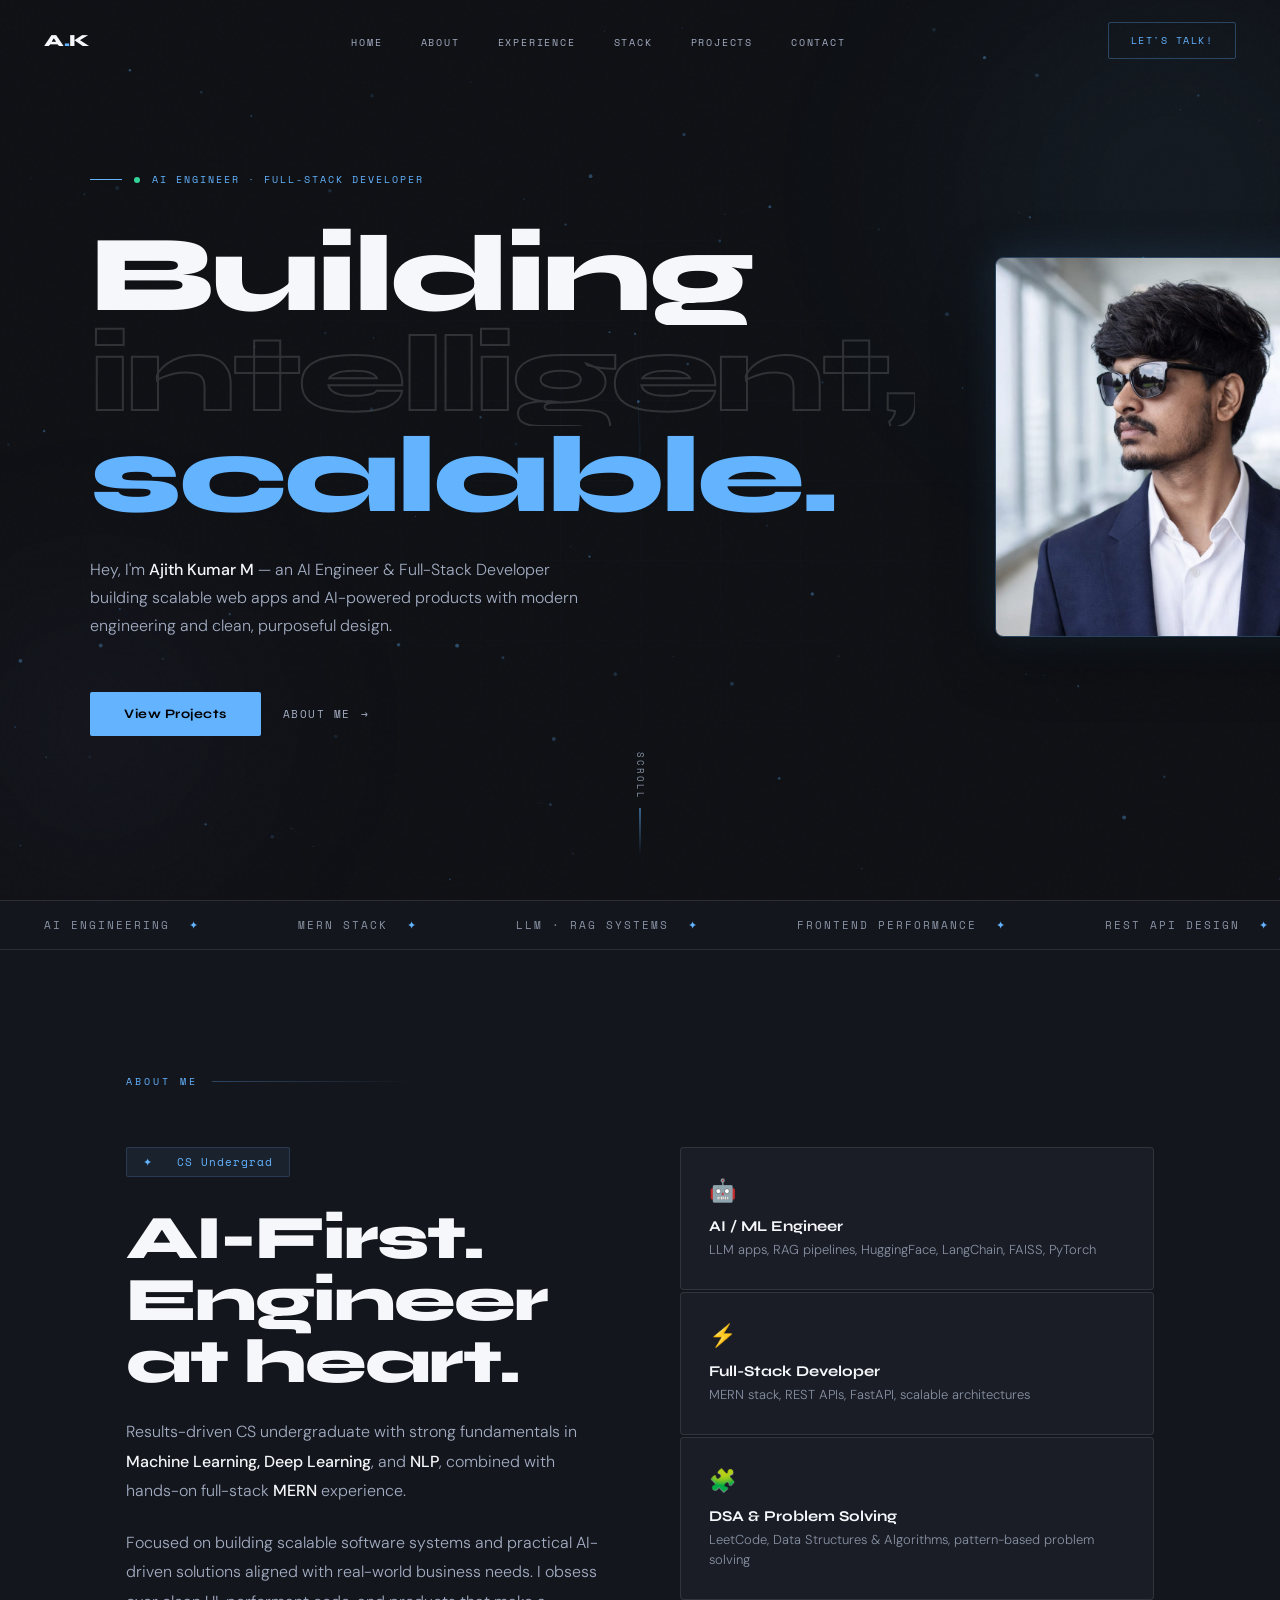
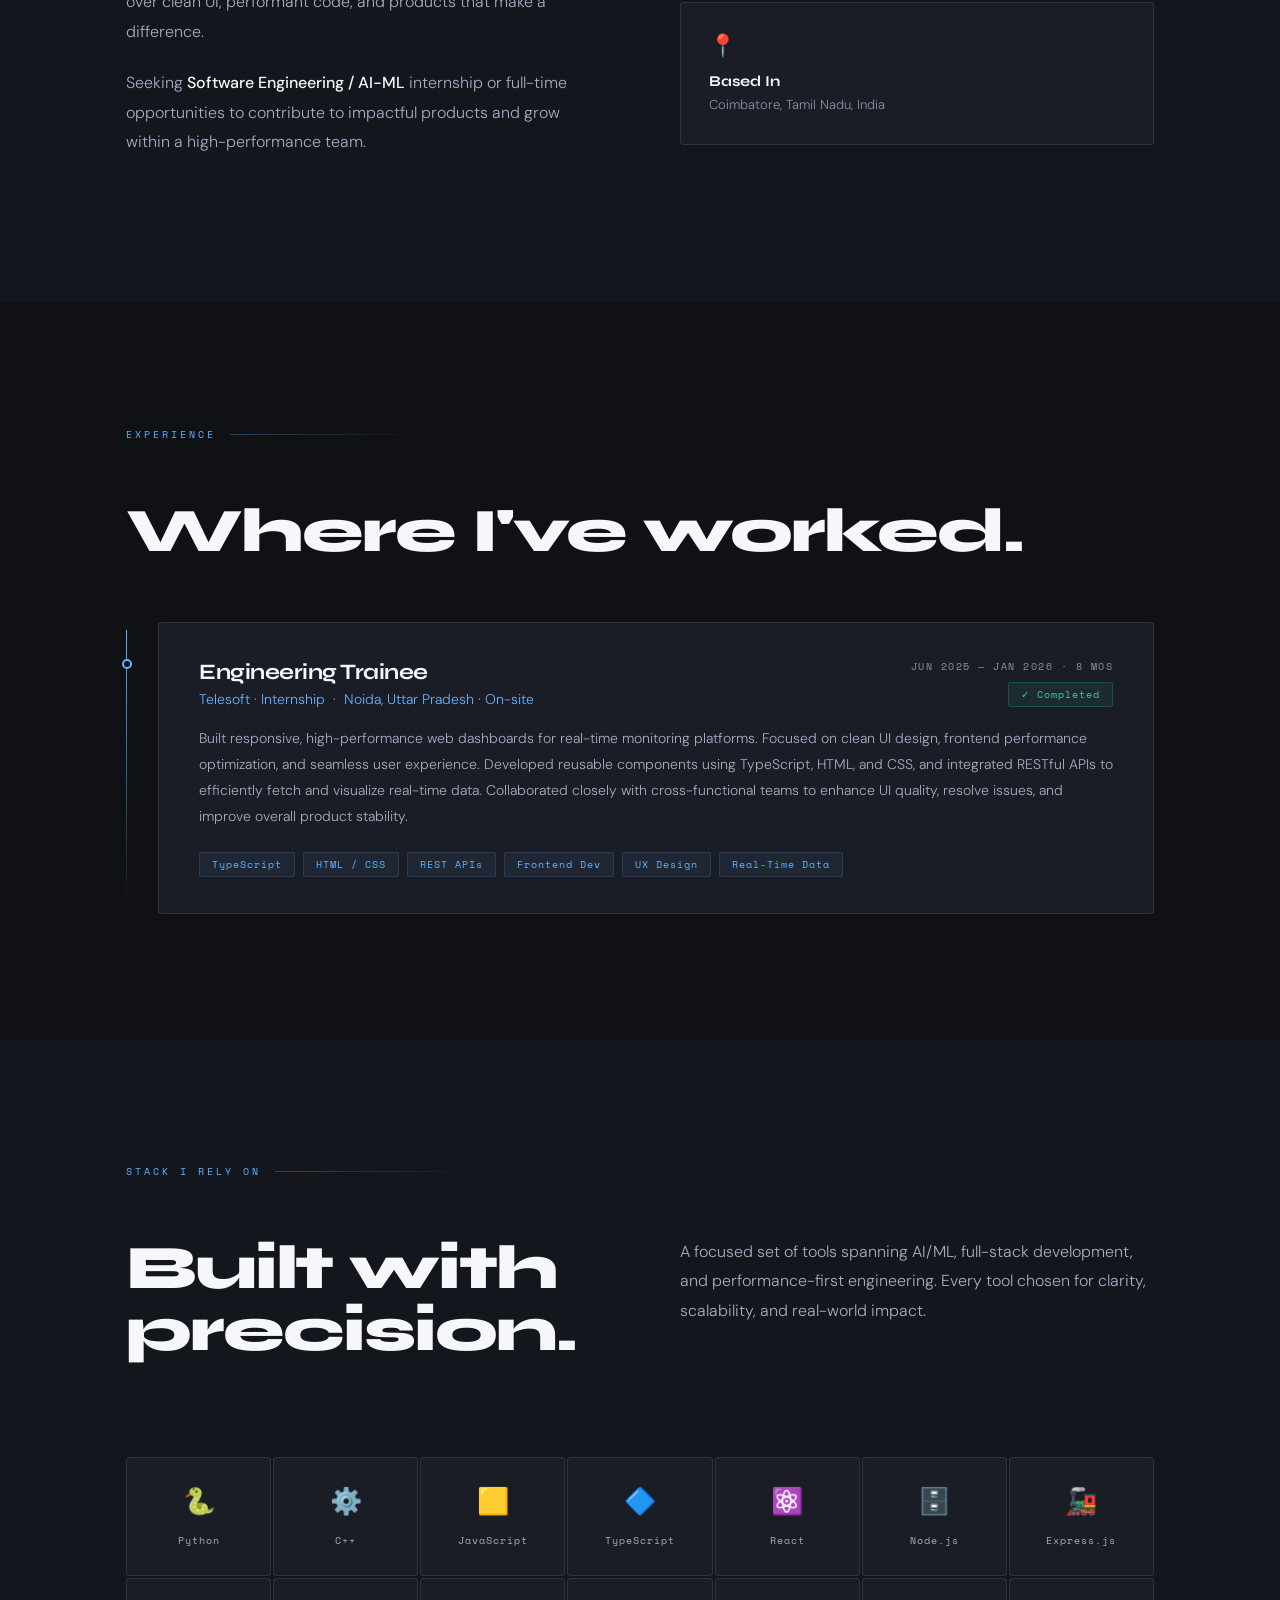
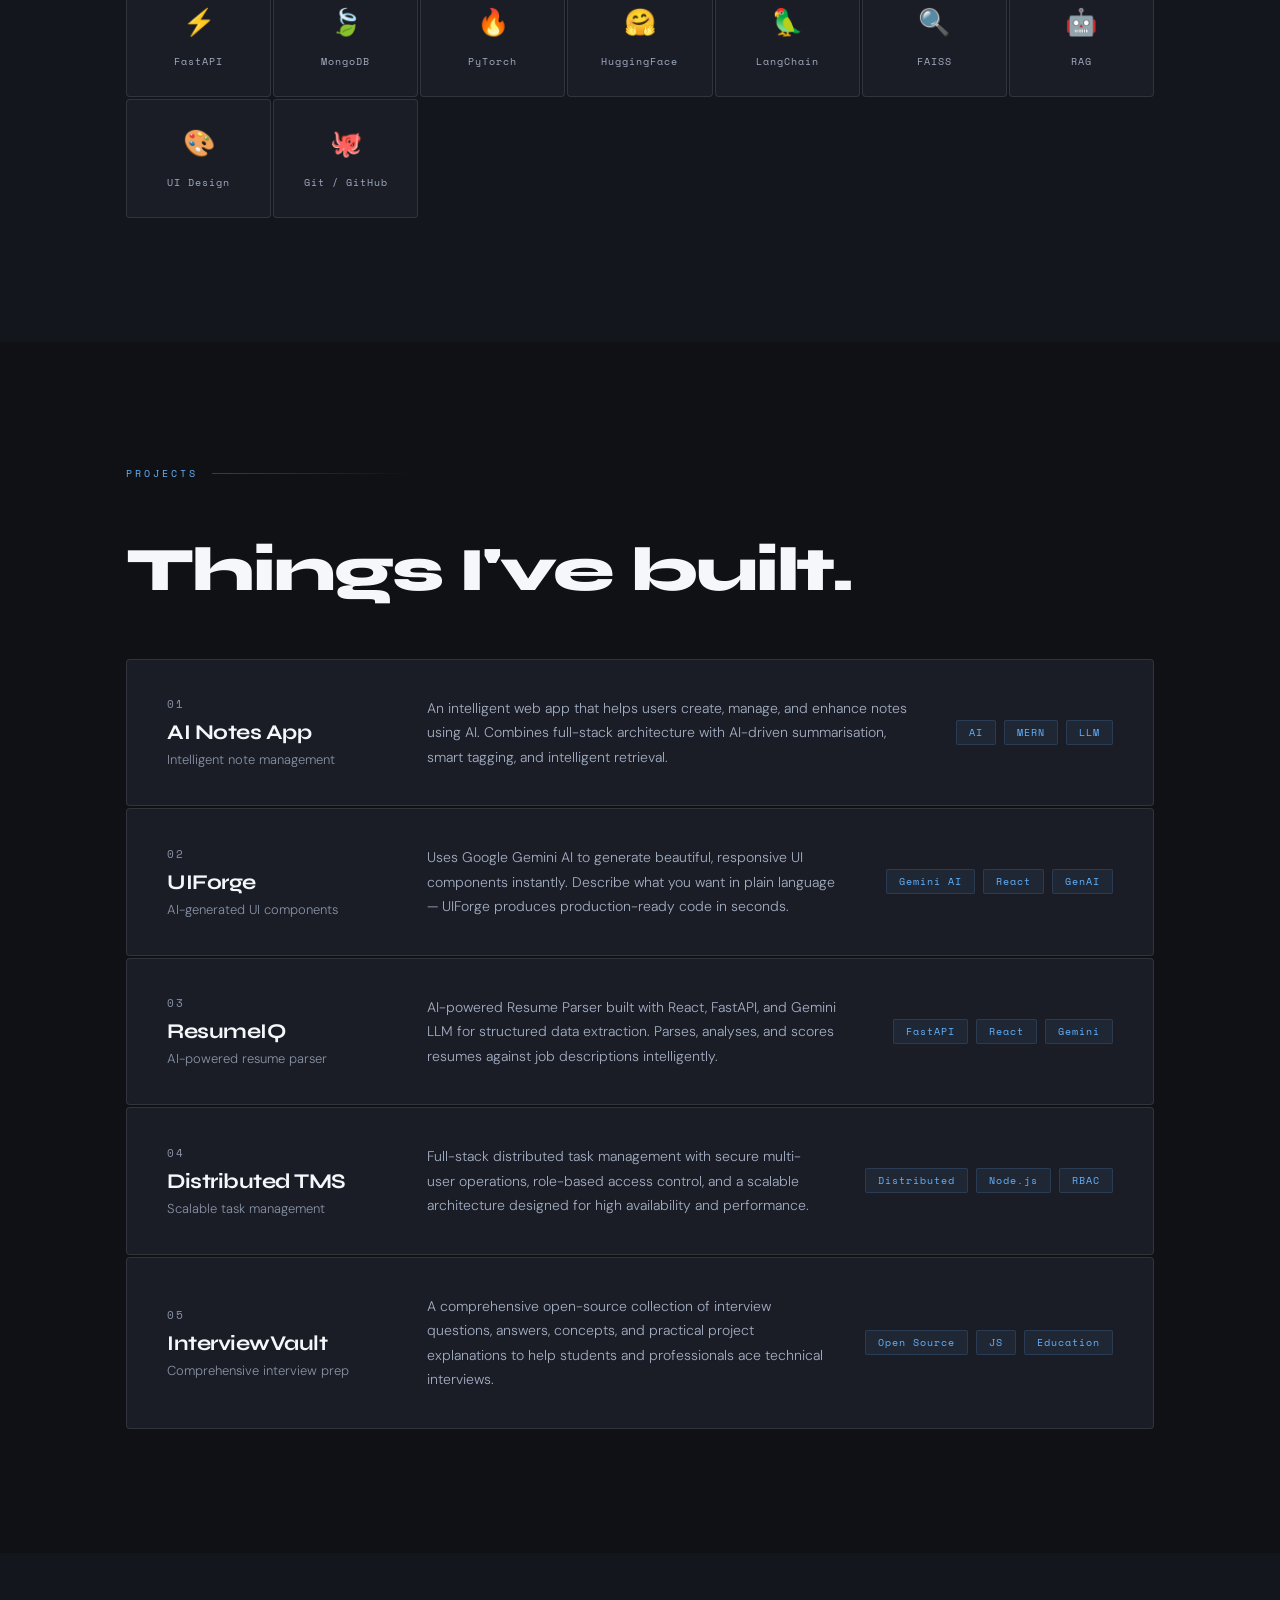
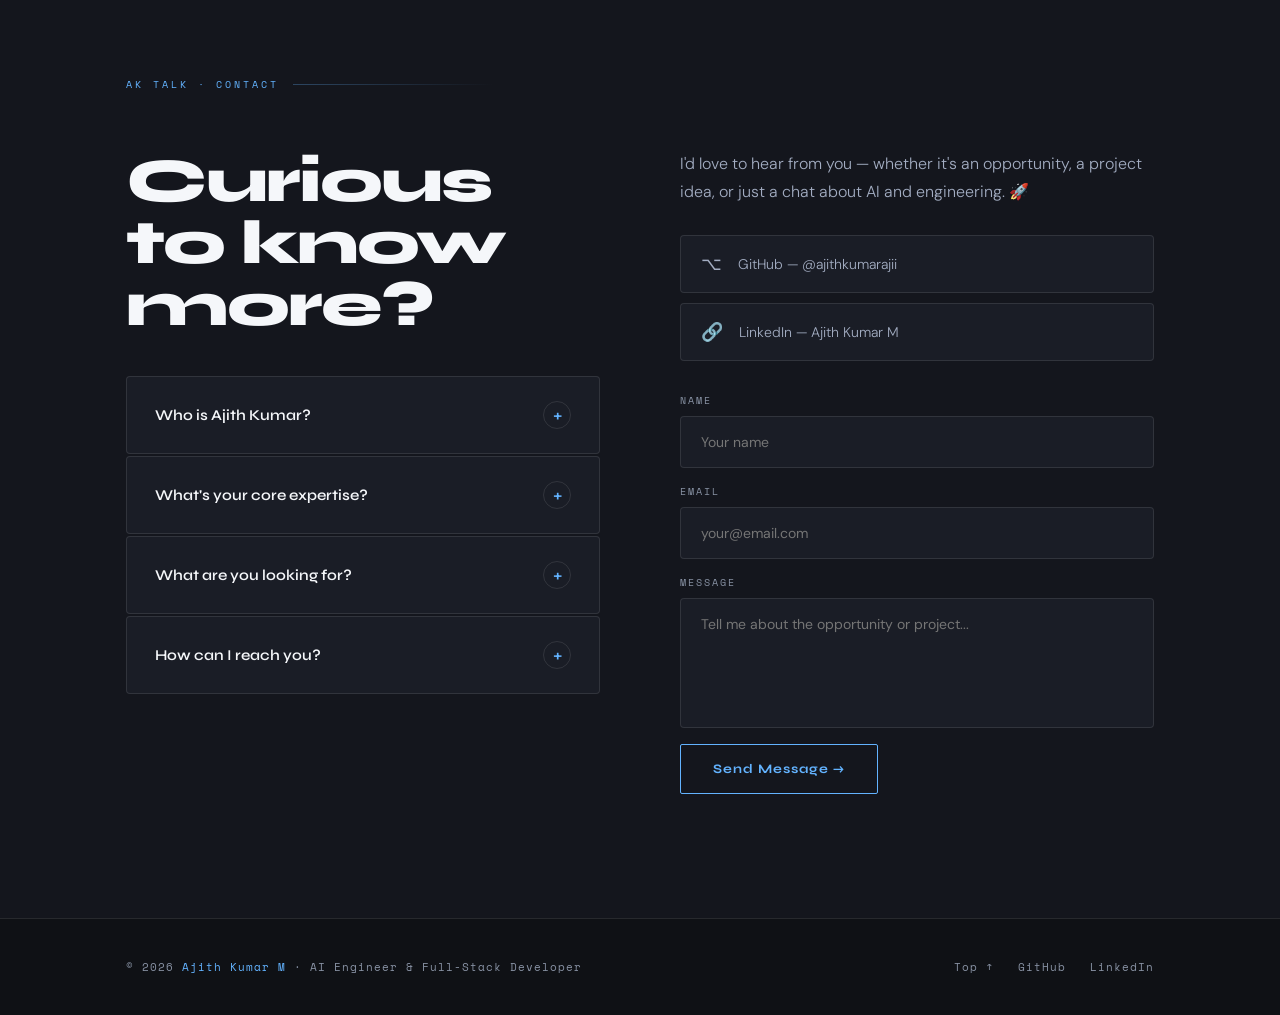
<file: index.html>
<!DOCTYPE html>
<html lang="en">
<head>
<meta charset="UTF-8"/>
<meta name="viewport" content="width=device-width, initial-scale=1.0"/>
<meta name="description" content="Ajith Kumar M — AI Engineer & Full-Stack Developer building scalable web apps and AI-powered products with modern engineering and clean design."/>
<meta name="author" content="Ajith Kumar M"/>
<meta name="keywords" content="AI Engineer, Full-Stack Developer, Machine Learning, MERN Stack, LLM, RAG Systems, Web Development, Portfolio"/>


<meta property="og:title" content="Ajith Kumar M — AI Engineer & Full-Stack Developer"/>
<meta property="og:description" content="Building scalable web apps and AI-powered products with modern engineering and clean, purposeful design."/>
<meta property="og:image" content="images/Profile_pic-removebg.png"/>
<meta property="og:url" content="https://ajithkumarm.com"/>
<meta property="og:type" content="website"/>


<meta name="twitter:card" content="summary_large_image"/>
<meta name="twitter:title" content="Ajith Kumar M — AI Engineer & Full-Stack Developer"/>
<meta name="twitter:description" content="Building scalable web apps and AI-powered products with modern engineering and clean design."/>
<meta name="twitter:image" content="images/images\Profile_pic-removebg.png"/>


<link rel="icon" type="image/svg+xml" href="data:image/svg+xml,<svg xmlns='http://www.w3.org/2000/svg' viewBox='0 0 100 100'><circle cx='50' cy='50' r='50' fill='%23000000'/><text x='50' y='50' font-family='Syne, sans-serif' font-size='40' font-weight='800' fill='%23fbbf24' text-anchor='middle' dominant-baseline='central'>AK</text></svg>"/>

<title>Ajith Kumar M</title>
<link rel="preconnect" href="https://fonts.googleapis.com"/>
<link href="https://fonts.googleapis.com/css2?family=Syne:wght@400;500;600;700;800&family=Space+Mono:wght@400;700&family=DM+Sans:ital,wght@0,300;0,400;0,500;1,300&display=swap" rel="stylesheet"/>
<link rel="stylesheet" href="style.css"/>
</head>
<body>

<div id="cursor"></div>
<div id="cursor-ring"></div>
<canvas id="neural-bg"></canvas>
<div class="grid-lines"></div>


<nav id="navbar">
  <a href="#home" class="nav-logo">A<span>.</span>K</a>
  <ul class="nav-links">
    <li><a href="#home">Home</a></li>
    <li><a href="#about">About</a></li>
    <li><a href="#experience">Experience</a></li>
    <li><a href="#skills">Stack</a></li>
    <li><a href="#projects">Projects</a></li>
    <li><a href="#AKTalk">Contact</a></li>
  </ul>
  <a href="#AKTalk" class="nav-cta">Let's Talk!</a>
</nav>


<section id="home">
  <div class="orb orb-1"></div>
  <div class="orb orb-2"></div>
  <div class="hero-inner">
    <div class="hero-content">
      <div class="hero-tag">
        <div class="status-dot"></div>
        AI Engineer · Full-Stack Developer 
      </div>
      <h1 class="hero-title">
        <span class="line">Building</span>
        <span class="line outlined">intelligent,</span>
        <span class="line accent-word">scalable.</span>
      </h1>
      <p class="hero-desc">
        Hey, I'm <strong>Ajith Kumar M</strong> — an AI Engineer & Full-Stack Developer building scalable web apps and AI-powered products with modern engineering and clean, purposeful design.
      </p>
      <div class="hero-actions">
        <a href="#projects" class="btn-primary">View Projects</a>
        <a href="#about" class="btn-ghost">About me</a>
      </div>
    </div>
    <div class="hero-image">
      <img src="images/profile.jpeg" alt="Ajith Kumar M - AI Engineer & Full-Stack Developer"/>
    </div>
  </div>
  <div class="hero-scroll">
    <span class="scroll-text">Scroll</span>
    <div class="scroll-line"></div>
  </div>
</section>


<div class="ticker-wrap">
  <div class="ticker">
    <span class="ticker-item">AI Engineering <span>✦</span></span>
    <span class="ticker-item">MERN Stack <span>✦</span></span>
    <span class="ticker-item">LLM · RAG Systems <span>✦</span></span>
    <span class="ticker-item">Frontend Performance <span>✦</span></span>
    <span class="ticker-item">REST API Design <span>✦</span></span>
    <span class="ticker-item">Machine Learning <span>✦</span></span>
    <span class="ticker-item">Deep Learning <span>✦</span></span>
    <span class="ticker-item">React · FastAPI <span>✦</span></span>
    <span class="ticker-item">AI Engineering <span>✦</span></span>
    <span class="ticker-item">MERN Stack <span>✦</span></span>
    <span class="ticker-item">LLM · RAG Systems <span>✦</span></span>
    <span class="ticker-item">Frontend Performance <span>✦</span></span>
    <span class="ticker-item">REST API Design <span>✦</span></span>
    <span class="ticker-item">Machine Learning <span>✦</span></span>
    <span class="ticker-item">Deep Learning <span>✦</span></span>
    <span class="ticker-item">React · FastAPI <span>✦</span></span>
  </div>
</div>


<section id="about">
  <div class="container">
    <div class="section-label">About Me</div>
    <div class="about-grid">
      <div class="about-text reveal">
        <div class="exp-badge">✦ &nbsp;  CS Undergrad </div>
        <h2 class="section-title">AI-First. Engineer at heart.</h2>
        <p>Results-driven CS undergraduate with strong fundamentals in <strong>Machine Learning, Deep Learning</strong>, and <strong>NLP</strong>, combined with hands-on full-stack <strong>MERN</strong> experience.</p>
        <p>Focused on building scalable software systems and practical AI-driven solutions aligned with real-world business needs. I obsess over clean UI, performant code, and products that make a difference.</p>
        <p>Seeking <strong>Software Engineering / AI-ML</strong> internship or full-time opportunities to contribute to impactful products and grow within a high-performance team.</p>
      </div>
      <div class="about-cards reveal reveal-delay-2">
        <div class="about-card">
          <div class="card-icon">🤖</div>
          <div class="card-title">AI / ML Engineer</div>
          <div class="card-sub">LLM apps, RAG pipelines, HuggingFace, LangChain, FAISS, PyTorch</div>
        </div>
        <div class="about-card">
          <div class="card-icon">⚡</div>
          <div class="card-title">Full-Stack Developer</div>
          <div class="card-sub">MERN stack, REST APIs, FastAPI, scalable architectures</div>
        </div>
        <div class="about-card">
          <div class="card-icon">🧩</div>
          <div class="card-title">DSA & Problem Solving</div>
          <div class="card-sub">LeetCode, Data Structures & Algorithms, pattern-based problem solving</div>
        </div>
        <div class="about-card">
          <div class="card-icon">📍</div>
          <div class="card-title">Based In</div>
          <div class="card-sub">Coimbatore, Tamil Nadu, India</div>
        </div>
      </div>
    </div>
  </div>
</section>


<section id="experience">
  <div class="container">
    <div class="section-label">Experience</div>
    <h2 class="section-title reveal" style="margin-bottom:60px">Where I've worked.</h2>
    <div class="exp-timeline">
      <div class="exp-entry reveal">
        <div class="exp-header">
          <div>
            <div class="exp-title">Engineering Trainee</div>
            <div class="exp-company">Telesoft · Internship &nbsp;·&nbsp; Noida, Uttar Pradesh · On-site</div>
          </div>
          <div class="exp-meta">
            <div class="exp-period">Jun 2025 — Jan 2026 · 8 mos</div>
            <span class="exp-badge-sm">✓ Completed</span>
          </div>
        </div>
        <p class="exp-desc">
          Built responsive, high-performance web dashboards for real-time monitoring platforms. Focused on clean UI design, frontend performance optimization, and seamless user experience. Developed reusable components using TypeScript, HTML, and CSS, and integrated RESTful APIs to efficiently fetch and visualize real-time data. Collaborated closely with cross-functional teams to enhance UI quality, resolve issues, and improve overall product stability.
        </p>
        <div class="exp-skills">
          <span class="exp-skill">TypeScript</span>
          <span class="exp-skill">HTML / CSS</span>
          <span class="exp-skill">REST APIs</span>
          <span class="exp-skill">Frontend Dev</span>
          <span class="exp-skill">UX Design</span>
          <span class="exp-skill">Real-Time Data</span>
        </div>
      </div>
    </div>
  </div>
</section>


<section id="skills">
  <div class="container">
    <div class="section-label">Stack I Rely On</div>
    <div class="skills-intro">
      <div class="reveal">
        <h2 class="section-title">Built with precision.</h2>
      </div>
      <div class="reveal reveal-delay-2">
        <p>A focused set of tools spanning AI/ML, full-stack development, and performance-first engineering. Every tool chosen for clarity, scalability, and real-world impact.</p>
      </div>
    </div>
    <div class="skills-grid reveal">
      <div class="skill-item"><span class="skill-emoji">🐍</span><span class="skill-name">Python</span></div>
      <div class="skill-item"><span class="skill-emoji">⚙️</span><span class="skill-name">C++</span></div>
      <div class="skill-item"><span class="skill-emoji">🟨</span><span class="skill-name">JavaScript</span></div>
      <div class="skill-item"><span class="skill-emoji">🔷</span><span class="skill-name">TypeScript</span></div>
      <div class="skill-item"><span class="skill-emoji">⚛️</span><span class="skill-name">React</span></div>
      <div class="skill-item"><span class="skill-emoji">🗄️</span><span class="skill-name">Node.js</span></div>
      <div class="skill-item"><span class="skill-emoji">🚂</span><span class="skill-name">Express.js</span></div>
      <div class="skill-item"><span class="skill-emoji">⚡</span><span class="skill-name">FastAPI</span></div>
      <div class="skill-item"><span class="skill-emoji">🍃</span><span class="skill-name">MongoDB</span></div>
      <div class="skill-item"><span class="skill-emoji">🔥</span><span class="skill-name">PyTorch</span></div>
      <div class="skill-item"><span class="skill-emoji">🤗</span><span class="skill-name">HuggingFace</span></div>
      <div class="skill-item"><span class="skill-emoji">🦜</span><span class="skill-name">LangChain</span></div>
      <div class="skill-item"><span class="skill-emoji">🔍</span><span class="skill-name">FAISS</span></div>
      <div class="skill-item"><span class="skill-emoji">🤖</span><span class="skill-name">RAG</span></div>
      <div class="skill-item"><span class="skill-emoji">🎨</span><span class="skill-name">UI Design</span></div>
      <div class="skill-item"><span class="skill-emoji">🐙</span><span class="skill-name">Git / GitHub</span></div>
    </div>
  </div>
</section>


<section id="projects">
  <div class="container">
    <div class="section-label">Projects</div>
    <h2 class="section-title reveal" style="margin-bottom:58px">Things I've built.</h2>
    <div class="projects-list">

      <a href="https://github.com/ajithkumarajii/AI-Powered-Notes-Application" target="_blank" rel="noopener" class="project-card reveal">
        <div>
          <div class="project-num">01</div>
          <div class="project-name">AI Notes App</div>
          <div class="project-sub">Intelligent note management</div>
        </div>
        <div class="project-desc">
          An intelligent web app that helps users create, manage, and enhance notes using AI. Combines full-stack architecture with AI-driven summarisation, smart tagging, and intelligent retrieval.
        </div>
        <div class="project-tags">
          <span class="tag">AI</span><span class="tag">MERN</span><span class="tag">LLM</span>
        </div>
      </a>

      <a href="https://github.com/ajithkumarajii/UIForge" target="_blank" rel="noopener" class="project-card reveal reveal-delay-1">
        <div>
          <div class="project-num">02</div>
          <div class="project-name">UIForge</div>
          <div class="project-sub">AI-generated UI components</div>
        </div>
        <div class="project-desc">
          Uses Google Gemini AI to generate beautiful, responsive UI components instantly. Describe what you want in plain language — UIForge produces production-ready code in seconds.
        </div>
        <div class="project-tags">
          <span class="tag">Gemini AI</span><span class="tag">React</span><span class="tag">GenAI</span>
        </div>
      </a>

      <a href="https://github.com/ajithkumarajii/ResumeIQ" target="_blank" rel="noopener" class="project-card reveal reveal-delay-2">
        <div>
          <div class="project-num">03</div>
          <div class="project-name">ResumeIQ</div>
          <div class="project-sub">AI-powered resume parser</div>
        </div>
        <div class="project-desc">
          AI-powered Resume Parser built with React, FastAPI, and Gemini LLM for structured data extraction. Parses, analyses, and scores resumes against job descriptions intelligently.
        </div>
        <div class="project-tags">
          <span class="tag">FastAPI</span><span class="tag">React</span><span class="tag">Gemini</span>
        </div>
      </a>

      <a href="https://github.com/ajithkumarajii/Distributed_Task_Management_System" target="_blank" rel="noopener" class="project-card reveal reveal-delay-3">
        <div>
          <div class="project-num">04</div>
          <div class="project-name">Distributed TMS</div>
          <div class="project-sub">Scalable task management</div>
        </div>
        <div class="project-desc">
          Full-stack distributed task management with secure multi-user operations, role-based access control, and a scalable architecture designed for high availability and performance.
        </div>
        <div class="project-tags">
          <span class="tag">Distributed</span><span class="tag">Node.js</span><span class="tag">RBAC</span>
        </div>
      </a>

      <a href="https://github.com/ajithkumarajii/InterviewVault" target="_blank" rel="noopener" class="project-card reveal reveal-delay-4">
        <div>
          <div class="project-num">05</div>
          <div class="project-name">InterviewVault</div>
          <div class="project-sub">Comprehensive interview prep</div>
        </div>
        <div class="project-desc">
          A comprehensive open-source collection of interview questions, answers, concepts, and practical project explanations to help students and professionals ace technical interviews.
        </div>
        <div class="project-tags">
          <span class="tag">Open Source</span><span class="tag">JS</span><span class="tag">Education</span>
        </div>
      </a>

    </div>
  </div>
</section>


<section id="AKTalk">
  <div class="container">
    <div class="section-label">AK Talk · Contact</div>
    <div class="aktalk-wrapper">
      <div class="reveal">
        <h2 class="section-title" style="margin-bottom:40px">Curious to know more?</h2>
        <div class="faq-list">
          <div class="faq-item" onclick="toggleFaq(this)">
            <div class="faq-q">Who is Ajith Kumar? <span class="faq-icon">+</span></div>
            <div class="faq-a"><div class="faq-a-inner">I'm a final-year Computer Science student at Sri Eshwar College of Engineering, Coimbatore. I'm an AI Engineer and Full-Stack Developer passionate about scalable web apps and intelligent AI-powered products. I completed an Engineering Trainee internship at Telesoft, Noida, building real-time monitoring dashboards.</div></div>
          </div>
          <div class="faq-item" onclick="toggleFaq(this)">
            <div class="faq-q">What's your core expertise? <span class="faq-icon">+</span></div>
            <div class="faq-a"><div class="faq-a-inner">My strengths span Machine Learning, Deep Learning, NLP, and LLM-based applications (RAG, LangChain, FAISS). On the engineering side I'm strong in the MERN stack, FastAPI, REST API design, and TypeScript. I also focus heavily on DSA and algorithmic problem solving.</div></div>
          </div>
          <div class="faq-item" onclick="toggleFaq(this)">
            <div class="faq-q">What are you looking for? <span class="faq-icon">+</span></div>
            <div class="faq-a"><div class="faq-a-inner">I'm actively seeking Software Engineering and AI-ML internship or full-time roles where I can contribute to impactful products, strengthen my engineering depth, and grow within a high-performance technology team.</div></div>
          </div>
          <div class="faq-item" onclick="toggleFaq(this)">
            <div class="faq-q">How can I reach you? <span class="faq-icon">+</span></div>
            <div class="faq-a"><div class="faq-a-inner">Use the contact form here, or find me on GitHub (@ajithkumarajii) and LinkedIn. I respond quickly and I'm always open to interesting conversations about AI, engineering, or new opportunities!</div></div>
          </div>
        </div>
      </div>

      <div class="reveal reveal-delay-2">
        <div class="contact-side">
          <p class="contact-intro">I'd love to hear from you — whether it's an opportunity, a project idea, or just a chat about AI and engineering. 🚀</p>
          <div class="contact-links">
            <a href="https://github.com/ajithkumarajii" target="_blank" class="contact-link">
              <span class="contact-link-icon">⌥</span> GitHub — @ajithkumarajii
            </a>
            <a href="https://www.linkedin.com/in/ajithkumarai" target="_blank" class="contact-link">
              <span class="contact-link-icon">🔗</span> LinkedIn — Ajith Kumar M
            </a>
          </div>
          <form class="contact-form" action = "https://formspree.io/f/xkovrnrb" method="POST" onsubmit="handleSubmit(event)">
            <div class="form-group">
              <label class="form-label">Name</label>
              <input class="form-input" type="text" placeholder="Your name" required/>
            </div>
            <div class="form-group">
              <label class="form-label">Email</label>
              <input class="form-input" type="email" placeholder="your@email.com" required/>
            </div>
            <div class="form-group">
              <label class="form-label">Message</label>
              <textarea class="form-textarea" placeholder="Tell me about the opportunity or project..."></textarea>
            </div>
            <button class="form-btn" type="submit"><span>Send Message →</span></button>
          </form>
        </div>
      </div>
    </div>
  </div>
</section>


<footer>
  <div class="footer-inner">
    <p class="footer-text">© 2026 <span>Ajith Kumar M</span> · AI Engineer & Full-Stack Developer</p>
    <div class="footer-right">
      <a href="#home">Top ↑</a>
      <a href="https://github.com/ajithkumarajii" target="_blank">GitHub</a>
      <a href="https://www.linkedin.com/in/ajithkumarai" target="_blank">LinkedIn</a>
    </div>
  </div>
</footer>

<script src="script.js"></script>
</body>
</html>
</file>
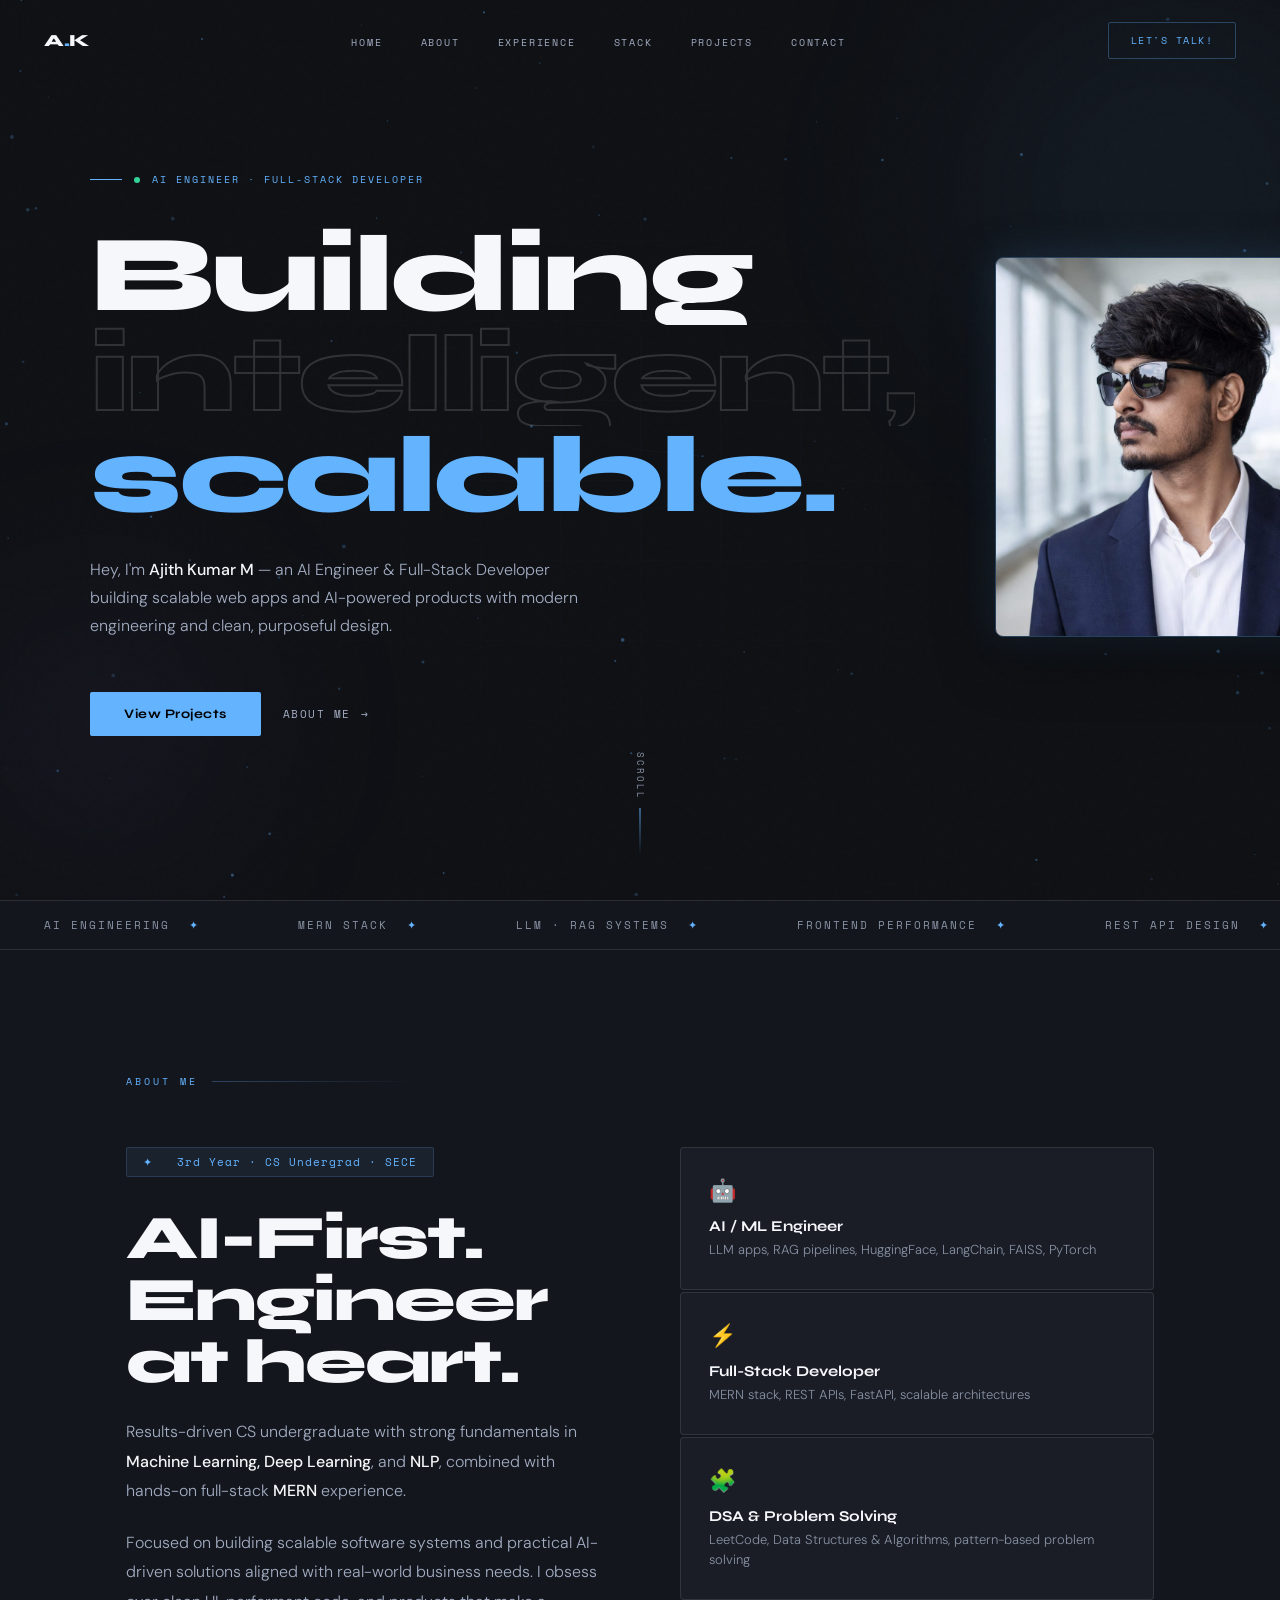
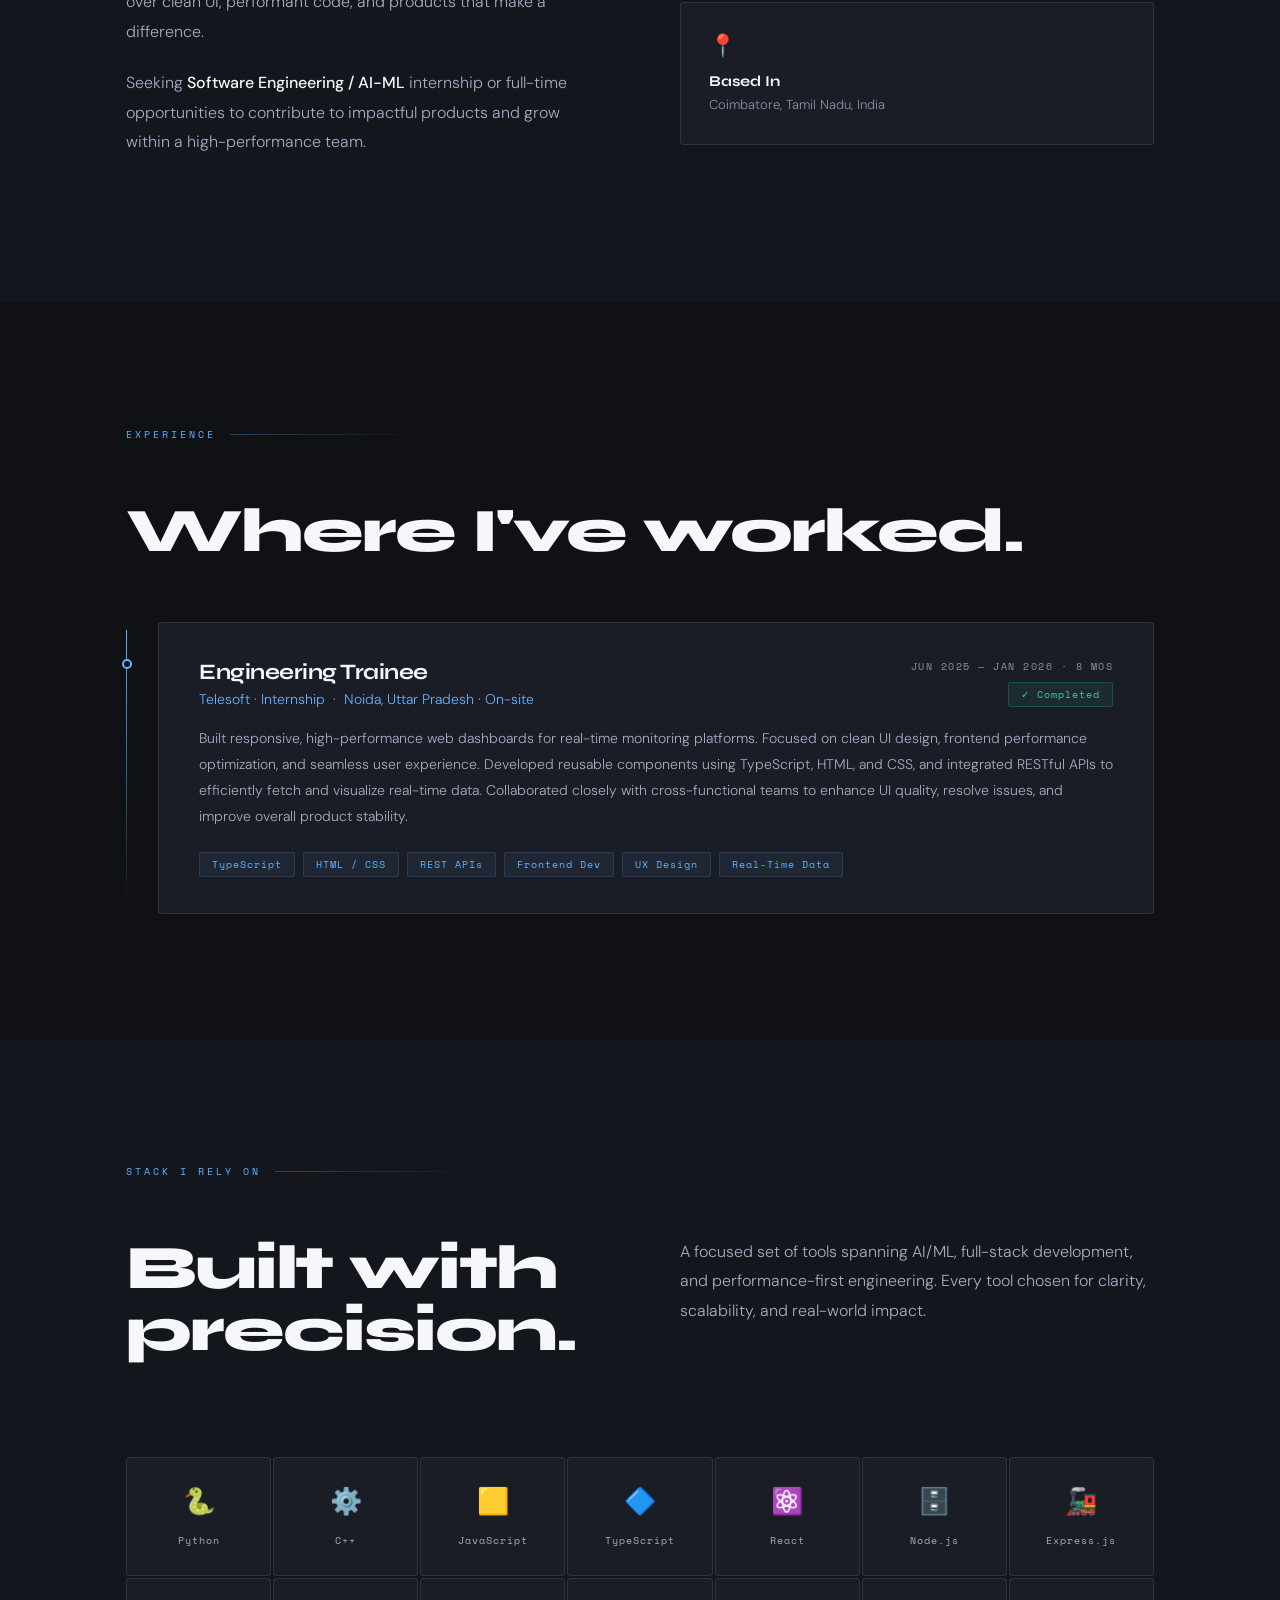
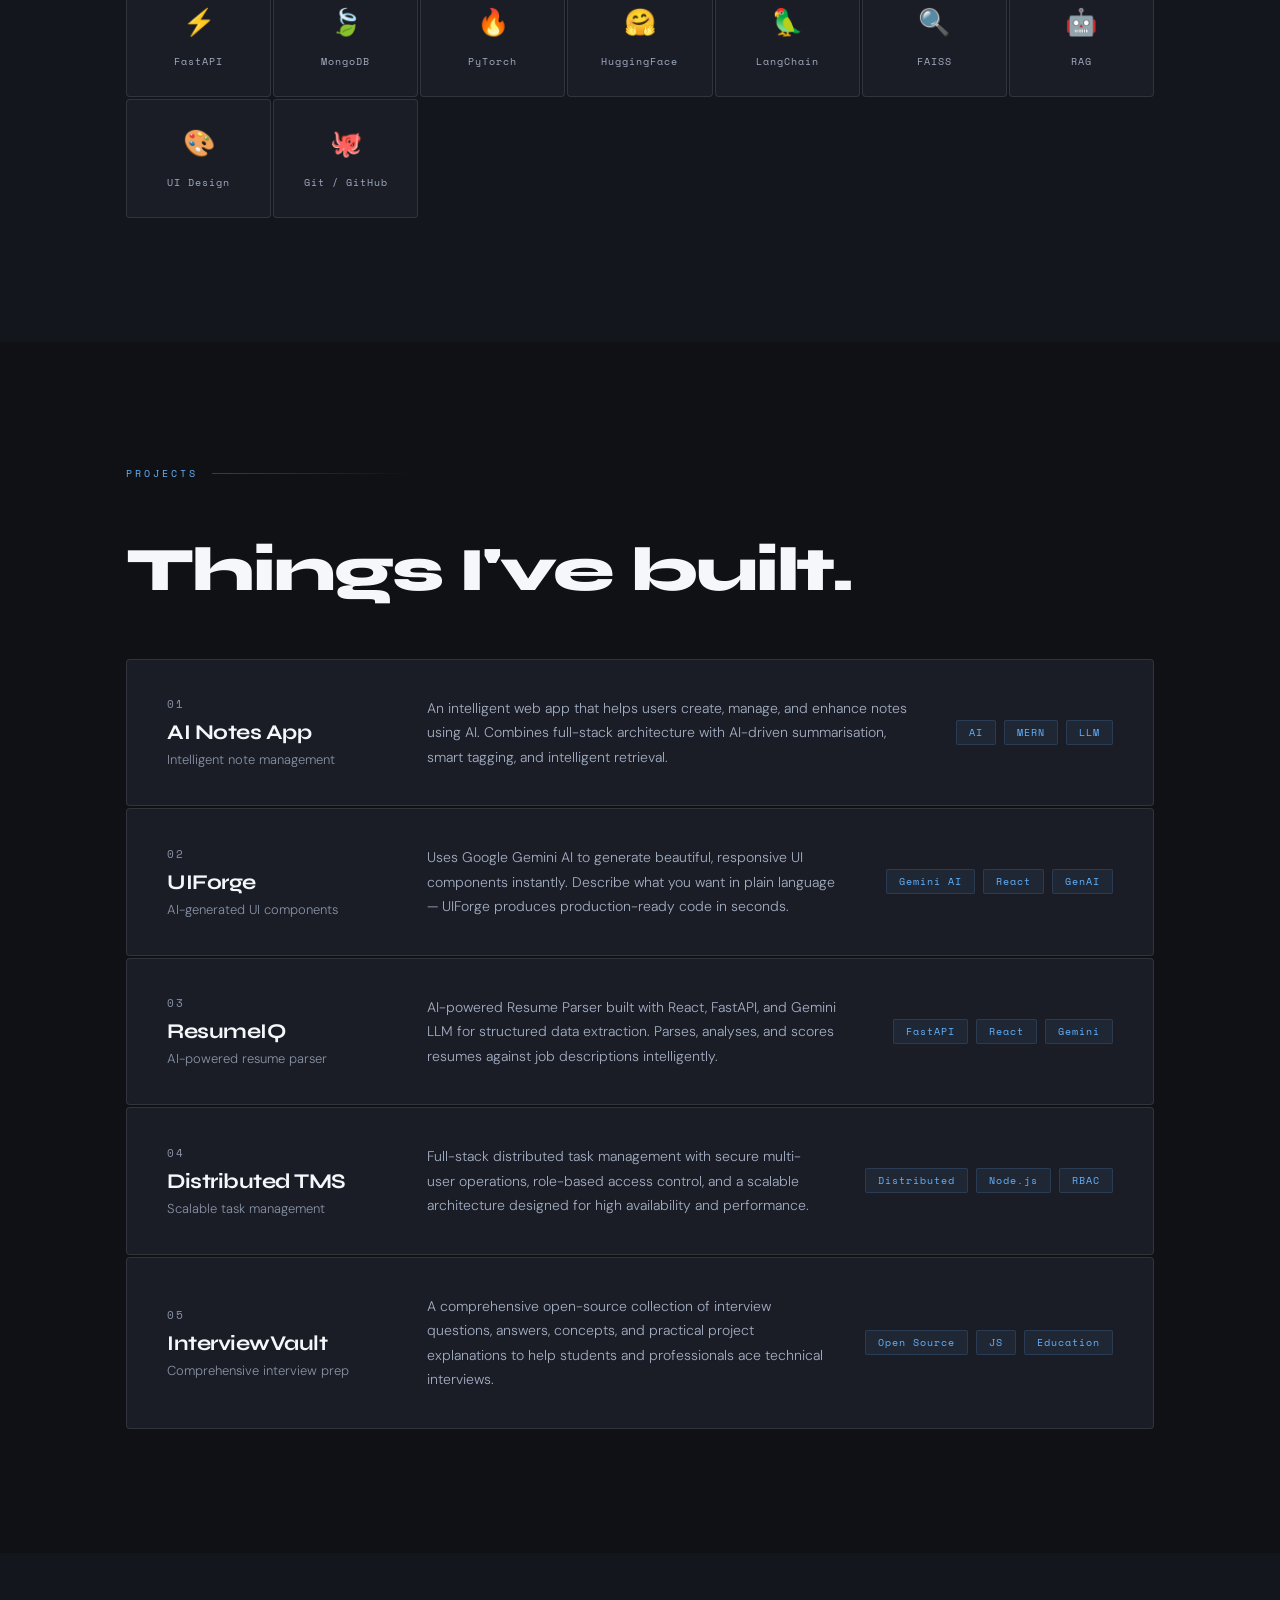
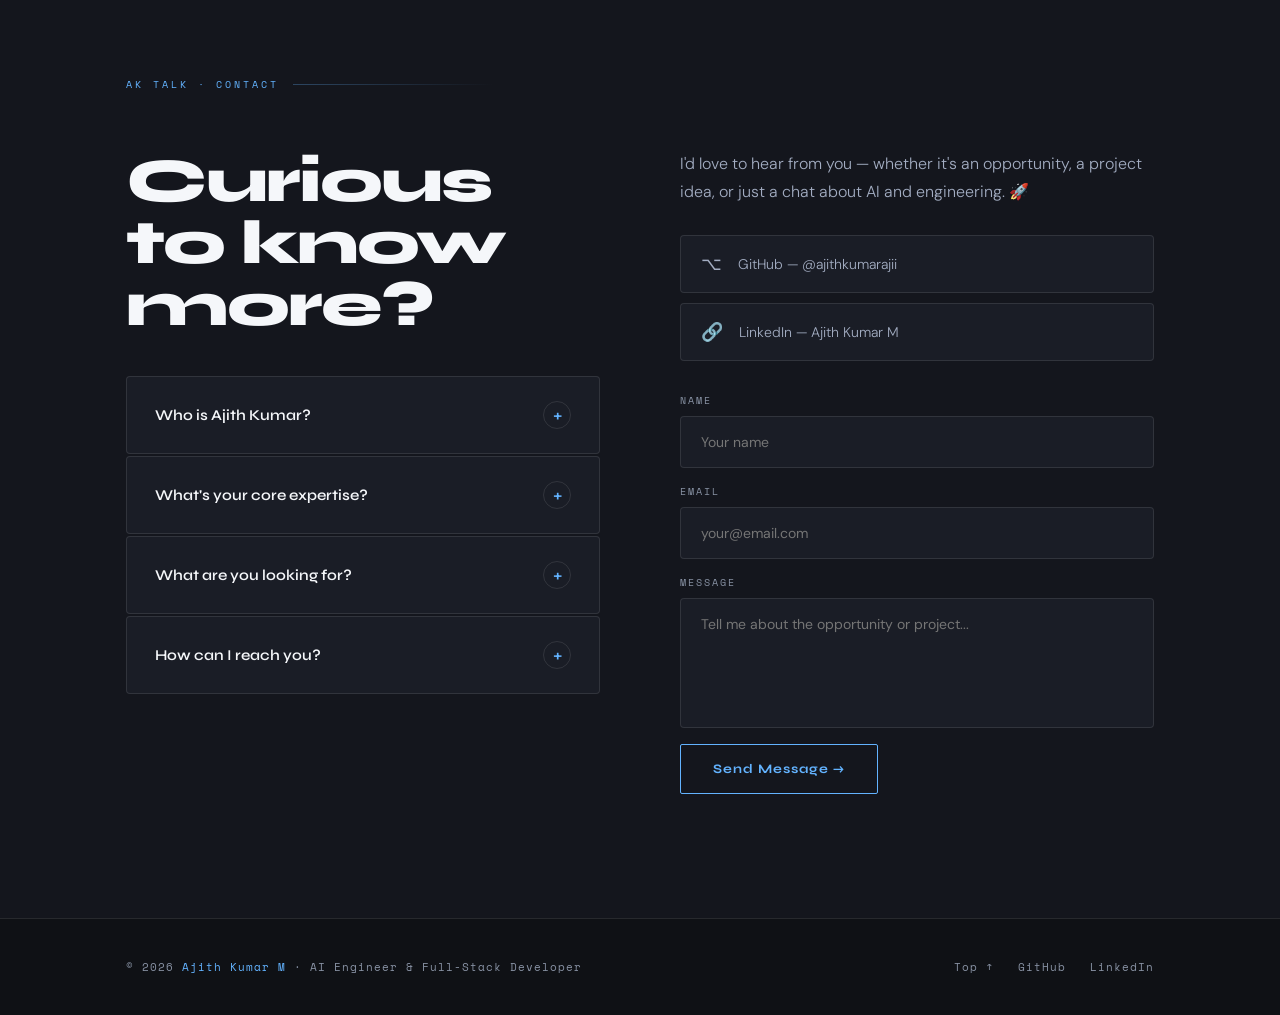
<file: portfolio.html>
<!DOCTYPE html>
<html lang="en">
<head>
<meta charset="UTF-8"/>
<meta name="viewport" content="width=device-width, initial-scale=1.0"/>
<meta name="description" content="Ajith Kumar M — AI Engineer & Full-Stack Developer building scalable web apps and AI-powered products with modern engineering and clean design."/>
<meta name="author" content="Ajith Kumar M"/>
<meta name="keywords" content="AI Engineer, Full-Stack Developer, Machine Learning, MERN Stack, LLM, RAG Systems, Web Development, Portfolio"/>


<meta property="og:title" content="Ajith Kumar M — AI Engineer & Full-Stack Developer"/>
<meta property="og:description" content="Building scalable web apps and AI-powered products with modern engineering and clean, purposeful design."/>
<meta property="og:image" content="images/Profile_pic-removebg.png"/>
<meta property="og:url" content="https://ajithkumarm.com"/>
<meta property="og:type" content="website"/>


<meta name="twitter:card" content="summary_large_image"/>
<meta name="twitter:title" content="Ajith Kumar M — AI Engineer & Full-Stack Developer"/>
<meta name="twitter:description" content="Building scalable web apps and AI-powered products with modern engineering and clean design."/>
<meta name="twitter:image" content="images/images\Profile_pic-removebg.png"/>


<link rel="icon" type="image/svg+xml" href="data:image/svg+xml,<svg xmlns='http://www.w3.org/2000/svg' viewBox='0 0 100 100'><circle cx='50' cy='50' r='50' fill='%23000000'/><text x='50' y='50' font-family='Syne, sans-serif' font-size='40' font-weight='800' fill='%23fbbf24' text-anchor='middle' dominant-baseline='central'>AK</text></svg>"/>

<title>Ajith Kumar M</title>
<link rel="preconnect" href="https://fonts.googleapis.com"/>
<link href="https://fonts.googleapis.com/css2?family=Syne:wght@400;500;600;700;800&family=Space+Mono:wght@400;700&family=DM+Sans:ital,wght@0,300;0,400;0,500;1,300&display=swap" rel="stylesheet"/>
<link rel="stylesheet" href="style.css"/>
</head>
<body>

<div id="cursor"></div>
<div id="cursor-ring"></div>
<canvas id="neural-bg"></canvas>
<div class="grid-lines"></div>


<nav id="navbar">
  <a href="#home" class="nav-logo">A<span>.</span>K</a>
  <ul class="nav-links">
    <li><a href="#home">Home</a></li>
    <li><a href="#about">About</a></li>
    <li><a href="#experience">Experience</a></li>
    <li><a href="#skills">Stack</a></li>
    <li><a href="#projects">Projects</a></li>
    <li><a href="#AKTalk">Contact</a></li>
  </ul>
  <a href="#AKTalk" class="nav-cta">Let's Talk!</a>
</nav>


<section id="home">
  <div class="orb orb-1"></div>
  <div class="orb orb-2"></div>
  <div class="hero-inner">
    <div class="hero-content">
      <div class="hero-tag">
        <div class="status-dot"></div>
        AI Engineer · Full-Stack Developer 
      </div>
      <h1 class="hero-title">
        <span class="line">Building</span>
        <span class="line outlined">intelligent,</span>
        <span class="line accent-word">scalable.</span>
      </h1>
      <p class="hero-desc">
        Hey, I'm <strong>Ajith Kumar M</strong> — an AI Engineer & Full-Stack Developer building scalable web apps and AI-powered products with modern engineering and clean, purposeful design.
      </p>
      <div class="hero-actions">
        <a href="#projects" class="btn-primary">View Projects</a>
        <a href="#about" class="btn-ghost">About me</a>
      </div>
    </div>
    <div class="hero-image">
      <img src="images/profile.jpeg" alt="Ajith Kumar M - AI Engineer & Full-Stack Developer"/>
    </div>
  </div>
  <div class="hero-scroll">
    <span class="scroll-text">Scroll</span>
    <div class="scroll-line"></div>
  </div>
</section>


<div class="ticker-wrap">
  <div class="ticker">
    <span class="ticker-item">AI Engineering <span>✦</span></span>
    <span class="ticker-item">MERN Stack <span>✦</span></span>
    <span class="ticker-item">LLM · RAG Systems <span>✦</span></span>
    <span class="ticker-item">Frontend Performance <span>✦</span></span>
    <span class="ticker-item">REST API Design <span>✦</span></span>
    <span class="ticker-item">Machine Learning <span>✦</span></span>
    <span class="ticker-item">Deep Learning <span>✦</span></span>
    <span class="ticker-item">React · FastAPI <span>✦</span></span>
    <span class="ticker-item">AI Engineering <span>✦</span></span>
    <span class="ticker-item">MERN Stack <span>✦</span></span>
    <span class="ticker-item">LLM · RAG Systems <span>✦</span></span>
    <span class="ticker-item">Frontend Performance <span>✦</span></span>
    <span class="ticker-item">REST API Design <span>✦</span></span>
    <span class="ticker-item">Machine Learning <span>✦</span></span>
    <span class="ticker-item">Deep Learning <span>✦</span></span>
    <span class="ticker-item">React · FastAPI <span>✦</span></span>
  </div>
</div>


<section id="about">
  <div class="container">
    <div class="section-label">About Me</div>
    <div class="about-grid">
      <div class="about-text reveal">
        <div class="exp-badge">✦ &nbsp; 3rd Year · CS Undergrad · SECE</div>
        <h2 class="section-title">AI-First. Engineer at heart.</h2>
        <p>Results-driven CS undergraduate with strong fundamentals in <strong>Machine Learning, Deep Learning</strong>, and <strong>NLP</strong>, combined with hands-on full-stack <strong>MERN</strong> experience.</p>
        <p>Focused on building scalable software systems and practical AI-driven solutions aligned with real-world business needs. I obsess over clean UI, performant code, and products that make a difference.</p>
        <p>Seeking <strong>Software Engineering / AI-ML</strong> internship or full-time opportunities to contribute to impactful products and grow within a high-performance team.</p>
      </div>
      <div class="about-cards reveal reveal-delay-2">
        <div class="about-card">
          <div class="card-icon">🤖</div>
          <div class="card-title">AI / ML Engineer</div>
          <div class="card-sub">LLM apps, RAG pipelines, HuggingFace, LangChain, FAISS, PyTorch</div>
        </div>
        <div class="about-card">
          <div class="card-icon">⚡</div>
          <div class="card-title">Full-Stack Developer</div>
          <div class="card-sub">MERN stack, REST APIs, FastAPI, scalable architectures</div>
        </div>
        <div class="about-card">
          <div class="card-icon">🧩</div>
          <div class="card-title">DSA & Problem Solving</div>
          <div class="card-sub">LeetCode, Data Structures & Algorithms, pattern-based problem solving</div>
        </div>
        <div class="about-card">
          <div class="card-icon">📍</div>
          <div class="card-title">Based In</div>
          <div class="card-sub">Coimbatore, Tamil Nadu, India</div>
        </div>
      </div>
    </div>
  </div>
</section>


<section id="experience">
  <div class="container">
    <div class="section-label">Experience</div>
    <h2 class="section-title reveal" style="margin-bottom:60px">Where I've worked.</h2>
    <div class="exp-timeline">
      <div class="exp-entry reveal">
        <div class="exp-header">
          <div>
            <div class="exp-title">Engineering Trainee</div>
            <div class="exp-company">Telesoft · Internship &nbsp;·&nbsp; Noida, Uttar Pradesh · On-site</div>
          </div>
          <div class="exp-meta">
            <div class="exp-period">Jun 2025 — Jan 2026 · 8 mos</div>
            <span class="exp-badge-sm">✓ Completed</span>
          </div>
        </div>
        <p class="exp-desc">
          Built responsive, high-performance web dashboards for real-time monitoring platforms. Focused on clean UI design, frontend performance optimization, and seamless user experience. Developed reusable components using TypeScript, HTML, and CSS, and integrated RESTful APIs to efficiently fetch and visualize real-time data. Collaborated closely with cross-functional teams to enhance UI quality, resolve issues, and improve overall product stability.
        </p>
        <div class="exp-skills">
          <span class="exp-skill">TypeScript</span>
          <span class="exp-skill">HTML / CSS</span>
          <span class="exp-skill">REST APIs</span>
          <span class="exp-skill">Frontend Dev</span>
          <span class="exp-skill">UX Design</span>
          <span class="exp-skill">Real-Time Data</span>
        </div>
      </div>
    </div>
  </div>
</section>


<section id="skills">
  <div class="container">
    <div class="section-label">Stack I Rely On</div>
    <div class="skills-intro">
      <div class="reveal">
        <h2 class="section-title">Built with precision.</h2>
      </div>
      <div class="reveal reveal-delay-2">
        <p>A focused set of tools spanning AI/ML, full-stack development, and performance-first engineering. Every tool chosen for clarity, scalability, and real-world impact.</p>
      </div>
    </div>
    <div class="skills-grid reveal">
      <div class="skill-item"><span class="skill-emoji">🐍</span><span class="skill-name">Python</span></div>
      <div class="skill-item"><span class="skill-emoji">⚙️</span><span class="skill-name">C++</span></div>
      <div class="skill-item"><span class="skill-emoji">🟨</span><span class="skill-name">JavaScript</span></div>
      <div class="skill-item"><span class="skill-emoji">🔷</span><span class="skill-name">TypeScript</span></div>
      <div class="skill-item"><span class="skill-emoji">⚛️</span><span class="skill-name">React</span></div>
      <div class="skill-item"><span class="skill-emoji">🗄️</span><span class="skill-name">Node.js</span></div>
      <div class="skill-item"><span class="skill-emoji">🚂</span><span class="skill-name">Express.js</span></div>
      <div class="skill-item"><span class="skill-emoji">⚡</span><span class="skill-name">FastAPI</span></div>
      <div class="skill-item"><span class="skill-emoji">🍃</span><span class="skill-name">MongoDB</span></div>
      <div class="skill-item"><span class="skill-emoji">🔥</span><span class="skill-name">PyTorch</span></div>
      <div class="skill-item"><span class="skill-emoji">🤗</span><span class="skill-name">HuggingFace</span></div>
      <div class="skill-item"><span class="skill-emoji">🦜</span><span class="skill-name">LangChain</span></div>
      <div class="skill-item"><span class="skill-emoji">🔍</span><span class="skill-name">FAISS</span></div>
      <div class="skill-item"><span class="skill-emoji">🤖</span><span class="skill-name">RAG</span></div>
      <div class="skill-item"><span class="skill-emoji">🎨</span><span class="skill-name">UI Design</span></div>
      <div class="skill-item"><span class="skill-emoji">🐙</span><span class="skill-name">Git / GitHub</span></div>
    </div>
  </div>
</section>


<section id="projects">
  <div class="container">
    <div class="section-label">Projects</div>
    <h2 class="section-title reveal" style="margin-bottom:58px">Things I've built.</h2>
    <div class="projects-list">

      <a href="https://github.com/ajithkumarajii/AI-Powered-Notes-Application" target="_blank" rel="noopener" class="project-card reveal">
        <div>
          <div class="project-num">01</div>
          <div class="project-name">AI Notes App</div>
          <div class="project-sub">Intelligent note management</div>
        </div>
        <div class="project-desc">
          An intelligent web app that helps users create, manage, and enhance notes using AI. Combines full-stack architecture with AI-driven summarisation, smart tagging, and intelligent retrieval.
        </div>
        <div class="project-tags">
          <span class="tag">AI</span><span class="tag">MERN</span><span class="tag">LLM</span>
        </div>
      </a>

      <a href="https://github.com/ajithkumarajii/UIForge" target="_blank" rel="noopener" class="project-card reveal reveal-delay-1">
        <div>
          <div class="project-num">02</div>
          <div class="project-name">UIForge</div>
          <div class="project-sub">AI-generated UI components</div>
        </div>
        <div class="project-desc">
          Uses Google Gemini AI to generate beautiful, responsive UI components instantly. Describe what you want in plain language — UIForge produces production-ready code in seconds.
        </div>
        <div class="project-tags">
          <span class="tag">Gemini AI</span><span class="tag">React</span><span class="tag">GenAI</span>
        </div>
      </a>

      <a href="https://github.com/ajithkumarajii/ResumeIQ" target="_blank" rel="noopener" class="project-card reveal reveal-delay-2">
        <div>
          <div class="project-num">03</div>
          <div class="project-name">ResumeIQ</div>
          <div class="project-sub">AI-powered resume parser</div>
        </div>
        <div class="project-desc">
          AI-powered Resume Parser built with React, FastAPI, and Gemini LLM for structured data extraction. Parses, analyses, and scores resumes against job descriptions intelligently.
        </div>
        <div class="project-tags">
          <span class="tag">FastAPI</span><span class="tag">React</span><span class="tag">Gemini</span>
        </div>
      </a>

      <a href="https://github.com/ajithkumarajii/Distributed_Task_Management_System" target="_blank" rel="noopener" class="project-card reveal reveal-delay-3">
        <div>
          <div class="project-num">04</div>
          <div class="project-name">Distributed TMS</div>
          <div class="project-sub">Scalable task management</div>
        </div>
        <div class="project-desc">
          Full-stack distributed task management with secure multi-user operations, role-based access control, and a scalable architecture designed for high availability and performance.
        </div>
        <div class="project-tags">
          <span class="tag">Distributed</span><span class="tag">Node.js</span><span class="tag">RBAC</span>
        </div>
      </a>

      <a href="https://github.com/ajithkumarajii/InterviewVault" target="_blank" rel="noopener" class="project-card reveal reveal-delay-4">
        <div>
          <div class="project-num">05</div>
          <div class="project-name">InterviewVault</div>
          <div class="project-sub">Comprehensive interview prep</div>
        </div>
        <div class="project-desc">
          A comprehensive open-source collection of interview questions, answers, concepts, and practical project explanations to help students and professionals ace technical interviews.
        </div>
        <div class="project-tags">
          <span class="tag">Open Source</span><span class="tag">JS</span><span class="tag">Education</span>
        </div>
      </a>

    </div>
  </div>
</section>


<section id="AKTalk">
  <div class="container">
    <div class="section-label">AK Talk · Contact</div>
    <div class="aktalk-wrapper">
      <div class="reveal">
        <h2 class="section-title" style="margin-bottom:40px">Curious to know more?</h2>
        <div class="faq-list">
          <div class="faq-item" onclick="toggleFaq(this)">
            <div class="faq-q">Who is Ajith Kumar? <span class="faq-icon">+</span></div>
            <div class="faq-a"><div class="faq-a-inner">I'm a final-year Computer Science student at Sri Eshwar College of Engineering, Coimbatore. I'm an AI Engineer and Full-Stack Developer passionate about scalable web apps and intelligent AI-powered products. I completed an Engineering Trainee internship at Telesoft, Noida, building real-time monitoring dashboards.</div></div>
          </div>
          <div class="faq-item" onclick="toggleFaq(this)">
            <div class="faq-q">What's your core expertise? <span class="faq-icon">+</span></div>
            <div class="faq-a"><div class="faq-a-inner">My strengths span Machine Learning, Deep Learning, NLP, and LLM-based applications (RAG, LangChain, FAISS). On the engineering side I'm strong in the MERN stack, FastAPI, REST API design, and TypeScript. I also focus heavily on DSA and algorithmic problem solving.</div></div>
          </div>
          <div class="faq-item" onclick="toggleFaq(this)">
            <div class="faq-q">What are you looking for? <span class="faq-icon">+</span></div>
            <div class="faq-a"><div class="faq-a-inner">I'm actively seeking Software Engineering and AI-ML internship or full-time roles where I can contribute to impactful products, strengthen my engineering depth, and grow within a high-performance technology team.</div></div>
          </div>
          <div class="faq-item" onclick="toggleFaq(this)">
            <div class="faq-q">How can I reach you? <span class="faq-icon">+</span></div>
            <div class="faq-a"><div class="faq-a-inner">Use the contact form here, or find me on GitHub (@ajithkumarajii) and LinkedIn. I respond quickly and I'm always open to interesting conversations about AI, engineering, or new opportunities!</div></div>
          </div>
        </div>
      </div>

      <div class="reveal reveal-delay-2">
        <div class="contact-side">
          <p class="contact-intro">I'd love to hear from you — whether it's an opportunity, a project idea, or just a chat about AI and engineering. 🚀</p>
          <div class="contact-links">
            <a href="https://github.com/ajithkumarajii" target="_blank" class="contact-link">
              <span class="contact-link-icon">⌥</span> GitHub — @ajithkumarajii
            </a>
            <a href="https://www.linkedin.com/in/ajithkumar-ai" target="_blank" class="contact-link">
              <span class="contact-link-icon">🔗</span> LinkedIn — Ajith Kumar M
            </a>
          </div>
          <form class="contact-form" action = "https://formspree.io/f/xkovrnrb" method="POST" onsubmit="handleSubmit(event)">
            <div class="form-group">
              <label class="form-label">Name</label>
              <input class="form-input" type="text" placeholder="Your name" required/>
            </div>
            <div class="form-group">
              <label class="form-label">Email</label>
              <input class="form-input" type="email" placeholder="your@email.com" required/>
            </div>
            <div class="form-group">
              <label class="form-label">Message</label>
              <textarea class="form-textarea" placeholder="Tell me about the opportunity or project..."></textarea>
            </div>
            <button class="form-btn" type="submit"><span>Send Message →</span></button>
          </form>
        </div>
      </div>
    </div>
  </div>
</section>


<footer>
  <div class="footer-inner">
    <p class="footer-text">© 2026 <span>Ajith Kumar M</span> · AI Engineer & Full-Stack Developer</p>
    <div class="footer-right">
      <a href="#home">Top ↑</a>
      <a href="https://github.com/ajithkumarajii" target="_blank">GitHub</a>
      <a href="https://www.linkedin.com/in/ajithkumarajii" target="_blank">LinkedIn</a>
    </div>
  </div>
</footer>

<script src="script.js"></script>
</body>
</html>
</file>
<file: style.css>
:root {
  --bg: #0f1115;
  --bg2: #14161d;
  --surface: #1a1d26;
  --surface2: #1f2937;
  --border: rgba(255,255,255,0.1);
  --border-glow: rgba(99,179,255,0.3);
  --text: #f5f7fa;
  --text-muted: #8892a4;
  --text-dim: #a3adc2;
  --accent: #63b3ff;
  --accent2: #a78bfa;
  --accent3: #34d399;
  --glow: rgba(99,179,255,0.18);
}

*, *::before, *::after { 
  box-sizing: border-box; 
  margin: 0; 
  padding: 0; 
}

html { 
  scroll-behavior: smooth; 
}

body { 
  background: var(--bg); 
  color: var(--text); 
  font-family: 'DM Sans', sans-serif; 
  font-weight: 300; 
  overflow-x: hidden; 
}

/* CURSOR — hidden, using default OS cursor */
#cursor { display: none; }
#cursor-ring { display: none; }

/* CANVAS */
#neural-bg { 
  position: fixed; 
  top: 0; 
  left: 0; 
  width: 100vw; 
  height: 100vh; 
  z-index: 0; 
  pointer-events: none; 
  opacity: 0.5; 
}

/* GRAIN */
body::after { 
  content: ''; 
  position: fixed; 
  inset: 0; 
  z-index: 1; 
  pointer-events: none; 
  background-image: url("data:image/svg+xml,%3Csvg viewBox='0 0 256 256' xmlns='http://www.w3.org/2000/svg'%3E%3Cfilter id='noise'%3E%3CfeTurbulence type='fractalNoise' baseFrequency='0.9' numOctaves='4' stitchTiles='stitch'/%3E%3C/filter%3E%3Crect width='100%25' height='100%25' filter='url(%23noise)' opacity='0.04'/%3E%3C/svg%3E"); 
  opacity: 0.3; 
}

/* GRID */
.grid-lines { 
  position: fixed; 
  inset: 0; 
  z-index: 0; 
  pointer-events: none; 
  background-image: linear-gradient(rgba(99,179,255,0.025) 1px, transparent 1px), linear-gradient(90deg, rgba(99,179,255,0.025) 1px, transparent 1px); 
  background-size: 80px 80px; 
  mask-image: radial-gradient(ellipse at center, black 0%, transparent 72%); 
}

.container { 
  max-width: 1100px; 
  margin: 0 auto; 
  padding: 0 36px; 
  position: relative; 
  z-index: 2; 
}

/* NAV */
nav { 
  position: fixed; 
  top: 0; 
  left: 0; 
  right: 0; 
  z-index: 100; 
  padding: 22px 44px; 
  display: flex; 
  align-items: center; 
  justify-content: space-between; 
  transition: all 0.4s; 
}

nav.scrolled { 
  background: rgba(5,5,8,0.88); 
  border-bottom: 1px solid var(--border); 
  backdrop-filter: blur(24px); 
  padding: 15px 44px; 
}

.nav-logo { 
  font-family: 'Syne', sans-serif; 
  font-weight: 800; 
  font-size: 17px; 
  letter-spacing: -0.5px; 
  color: var(--text); 
  text-decoration: none; 
}

.nav-logo span { 
  color: var(--accent); 
}

.nav-links { 
  display: flex; 
  gap: 38px; 
  list-style: none; 
}

.nav-links a { 
  color: var(--text-dim); 
  text-decoration: none; 
  font-family: 'Space Mono', monospace; 
  font-size: 10px; 
  letter-spacing: 1.8px; 
  text-transform: uppercase; 
  transition: color 0.2s; 
  position: relative; 
}

.nav-links a::after { 
  content: ''; 
  position: absolute; 
  bottom: -4px; 
  left: 0; 
  width: 0; 
  height: 1px; 
  background: var(--accent); 
  transition: width 0.3s; 
}

.nav-links a:hover { 
  color: var(--accent); 
}

.nav-links a:hover::after { 
  width: 100%; 
}

.nav-cta { 
  background: transparent; 
  border: 1px solid var(--border-glow); 
  color: var(--accent); 
  padding: 10px 22px; 
  border-radius: 2px; 
  font-family: 'Space Mono', monospace; 
  font-size: 10px; 
  letter-spacing: 1.5px; 
  text-transform: uppercase; 
  cursor: pointer; 
  transition: all 0.2s; 
  text-decoration: none; 
}

.nav-cta:hover { 
  background: var(--glow); 
  box-shadow: 0 0 24px var(--glow); 
}

/* HERO */
#home { 
  min-height: 100vh; 
  display: flex; 
  flex-direction: column; 
  justify-content: center; 
  padding: 0 44px; 
  position: relative; 
  overflow: hidden; 
}

.hero-inner { 
  max-width: 1100px; 
  margin: 0 auto; 
  width: 100%; 
  display: grid;
  grid-template-columns: 1fr 380px;
  gap: 80px;
  align-items: center;
}

.hero-content {
  position: relative;
  z-index: 1;
}

.hero-image {
  position: relative;
  opacity: 0;
  animation: fadeIn 1s 0.6s forwards;
}

.hero-image img {
  width: 100%;
  height: auto;
  border-radius: 8px;
  border: 1px solid var(--border-glow);
  box-shadow: 0 20px 60px rgba(0,0,0,0.4), 0 0 40px var(--glow);
  transition: all 0.4s ease;
  object-fit: cover;
  aspect-ratio: 1;
}

.hero-image img:hover {
  transform: translateY(-8px) scale(1.02);
  box-shadow: 0 30px 80px rgba(0,0,0,0.5), 0 0 60px var(--glow);
  border-color: var(--accent);
}

.hero-tag { 
  display: inline-flex; 
  align-items: center; 
  gap: 12px; 
  font-family: 'Space Mono', monospace; 
  font-size: 10px; 
  letter-spacing: 2px; 
  text-transform: uppercase; 
  color: var(--accent); 
  margin-bottom: 38px; 
  opacity: 0; 
  animation: fadeUp 0.8s 0.3s forwards; 
}

.hero-tag::before { 
  content: ''; 
  width: 32px; 
  height: 1px; 
  background: var(--accent); 
  display: block; 
}

.status-dot { 
  width: 6px; 
  height: 6px; 
  background: var(--accent3); 
  border-radius: 50%; 
  animation: pulse 2s infinite; 
}

@keyframes pulse { 
  0%,100% { box-shadow: 0 0 0 0 rgba(52,211,153,0.4); } 
  50% { box-shadow: 0 0 0 8px rgba(52,211,153,0); } 
}

.hero-title { 
  font-family: 'Syne', sans-serif; 
  font-size: clamp(50px, 8.5vw, 116px); 
  font-weight: 800; 
  line-height: 0.92; 
  letter-spacing: -3px; 
  margin-bottom: 30px; 
}

.hero-title .line { 
  display: block; 
  overflow: hidden; 
  opacity: 0; 
  transform: translateY(105%); 
  animation: lineReveal 0.95s cubic-bezier(0.16, 1, 0.3, 1) forwards; 
}

.hero-title .line:nth-child(1) { animation-delay: 0.4s; }
.hero-title .line:nth-child(2) { animation-delay: 0.56s; }
.hero-title .line:nth-child(3) { animation-delay: 0.72s; }

@keyframes lineReveal { 
  to { opacity: 1; transform: translateY(0); } 
}

.hero-title .outlined { 
  -webkit-text-stroke: 2px rgba(255,255,255,0.14); 
  color: transparent; 
}

.hero-title .accent-word { 
  color: var(--accent); 
}

.hero-desc { 
  max-width: 500px; 
  color: var(--text-dim); 
  font-size: 16px; 
  line-height: 1.75; 
  margin-bottom: 52px; 
  opacity: 0; 
  animation: fadeUp 0.8s 0.95s forwards; 
}

.hero-desc strong { 
  color: var(--text); 
  font-weight: 500; 
}

.hero-actions { 
  display: flex; 
  gap: 22px; 
  align-items: center; 
  opacity: 0; 
  animation: fadeUp 0.8s 1.15s forwards; 
}

.btn-primary { 
  background: var(--accent); 
  color: #000; 
  padding: 14px 34px; 
  border-radius: 2px; 
  font-family: 'Syne', sans-serif; 
  font-weight: 700; 
  font-size: 13px; 
  letter-spacing: 0.5px; 
  text-decoration: none; 
  transition: all 0.2s; 
  position: relative; 
  overflow: hidden; 
}

.btn-primary::before { 
  content: ''; 
  position: absolute; 
  inset: 0; 
  background: linear-gradient(90deg, transparent, rgba(255,255,255,0.25), transparent); 
  transform: translateX(-100%); 
  transition: transform 0.5s; 
}

.btn-primary:hover::before { 
  transform: translateX(100%); 
}

.btn-primary:hover { 
  box-shadow: 0 0 32px rgba(99,179,255,0.45); 
}

.btn-ghost { 
  color: var(--text-dim); 
  text-decoration: none; 
  font-family: 'Space Mono', monospace; 
  font-size: 11px; 
  letter-spacing: 1.5px; 
  text-transform: uppercase; 
  display: flex; 
  align-items: center; 
  gap: 10px; 
  transition: color 0.2s; 
}

.btn-ghost:hover { 
  color: var(--text); 
}

.btn-ghost::after { 
  content: '→'; 
  transition: transform 0.2s; 
}

.btn-ghost:hover::after { 
  transform: translateX(5px); 
}

.hero-scroll { 
  position: absolute; 
  bottom: 44px; 
  left: 50%; 
  transform: translateX(-50%); 
  display: flex; 
  flex-direction: column; 
  align-items: center; 
  gap: 8px; 
  opacity: 0; 
  animation: fadeIn 1s 1.6s forwards; 
}

.scroll-text { 
  font-family: 'Space Mono', monospace; 
  font-size: 9px; 
  letter-spacing: 2px; 
  color: var(--text-muted); 
  text-transform: uppercase; 
  writing-mode: vertical-rl; 
}

.scroll-line { 
  width: 1px; 
  height: 48px; 
  background: linear-gradient(to bottom, var(--accent), transparent); 
  animation: scrollPulse 2s infinite; 
}

@keyframes scrollPulse { 
  0% { height: 0; opacity: 1; } 
  100% { height: 48px; opacity: 0; } 
}

.orb { 
  position: absolute; 
  border-radius: 50%; 
  pointer-events: none; 
  filter: blur(90px); 
  z-index: 0; 
}

.orb-1 { 
  width: 620px; 
  height: 620px; 
  background: radial-gradient(circle, rgba(99,179,255,0.09), transparent 70%); 
  top: -120px; 
  right: -200px; 
}

.orb-2 { 
  width: 440px; 
  height: 440px; 
  background: radial-gradient(circle, rgba(167,139,250,0.07), transparent 70%); 
  bottom: -50px; 
  left: -120px; 
}

/* TICKER */
.ticker-wrap { 
  overflow: hidden; 
  border-top: 1px solid var(--border); 
  border-bottom: 1px solid var(--border); 
  padding: 16px 0; 
  background: var(--bg2); 
  position: relative; 
  z-index: 2; 
}

.ticker { 
  display: flex; 
  animation: ticker 32s linear infinite; 
  white-space: nowrap; 
}

.ticker-item { 
  font-family: 'Space Mono', monospace; 
  font-size: 11px; 
  letter-spacing: 2px; 
  color: var(--text-muted); 
  text-transform: uppercase; 
  padding: 0 44px; 
}

.ticker-item span { 
  color: var(--accent); 
  margin: 0 10px; 
}

@keyframes ticker { 
  from { transform: translateX(0); } 
  to { transform: translateX(-50%); } 
}

/* SECTIONS */
section { 
  padding: 124px 0; 
  position: relative; 
  z-index: 2; 
}

.section-label { 
  font-family: 'Space Mono', monospace; 
  font-size: 10px; 
  letter-spacing: 3px; 
  text-transform: uppercase; 
  color: var(--accent); 
  display: flex; 
  align-items: center; 
  gap: 14px; 
  margin-bottom: 58px; 
}

.section-label::after { 
  content: ''; 
  flex: 1; 
  height: 1px; 
  background: linear-gradient(to right, var(--border-glow), transparent); 
  max-width: 200px; 
}

.section-title { 
  font-family: 'Syne', sans-serif; 
  font-weight: 800; 
  font-size: clamp(34px, 5vw, 62px); 
  line-height: 1; 
  letter-spacing: -2px; 
  margin-bottom: 24px; 
}

/* ABOUT */
#about { 
  background: var(--bg2); 
}

.about-grid { 
  display: grid; 
  grid-template-columns: 1fr 1fr; 
  gap: 80px; 
  align-items: start; 
}

.about-text p { 
  color: var(--text-dim); 
  font-size: 16px; 
  line-height: 1.85; 
  margin-bottom: 22px; 
}

.about-text p strong { 
  color: var(--text); 
  font-weight: 500; 
}

.exp-badge { 
  display: inline-flex; 
  align-items: center; 
  gap: 8px; 
  background: rgba(99,179,255,0.08); 
  border: 1px solid rgba(99,179,255,0.18); 
  border-radius: 2px; 
  padding: 6px 16px; 
  font-family: 'Space Mono', monospace; 
  font-size: 11px; 
  color: var(--accent); 
  letter-spacing: 1px; 
  margin-bottom: 30px; 
}

.about-cards { 
  display: flex; 
  flex-direction: column; 
  gap: 2px; 
}

.about-card { 
  background: var(--surface); 
  border: 1px solid var(--border); 
  border-radius: 4px; 
  padding: 28px; 
  transition: all 0.3s; 
  position: relative; 
  overflow: hidden; 
}

.about-card::before { 
  content: ''; 
  position: absolute; 
  top: 0; 
  left: 0; 
  right: 0; 
  height: 1px; 
  background: linear-gradient(90deg, transparent, var(--accent), transparent); 
  opacity: 0; 
  transition: opacity 0.3s; 
}

.about-card:hover { 
  border-color: var(--border-glow); 
  transform: translateX(5px); 
}

.about-card:hover::before { 
  opacity: 1; 
}

.card-icon { 
  font-size: 22px; 
  margin-bottom: 12px; 
}

.card-title { 
  font-family: 'Syne', sans-serif; 
  font-weight: 700; 
  font-size: 15px; 
  margin-bottom: 5px; 
}

.card-sub { 
  color: var(--text-muted); 
  font-size: 13px; 
  line-height: 1.6; 
}

/* EXPERIENCE */
#experience { 
  background: var(--bg); 
}

.exp-timeline { 
  position: relative; 
  padding-left: 32px; 
}

.exp-timeline::before { 
  content: ''; 
  position: absolute; 
  left: 0; 
  top: 8px; 
  bottom: 8px; 
  width: 1px; 
  background: linear-gradient(to bottom, var(--accent), transparent); 
}

.exp-entry { 
  position: relative; 
  margin-bottom: 2px; 
  background: var(--surface); 
  border: 1px solid var(--border); 
  border-radius: 4px; 
  padding: 36px 40px; 
  transition: all 0.3s; 
}

.exp-entry::before { 
  content: ''; 
  position: absolute; 
  left: -37px; 
  top: 36px; 
  width: 10px; 
  height: 10px; 
  border-radius: 50%; 
  background: var(--bg); 
  border: 2px solid var(--accent); 
  transition: background 0.3s; 
}

.exp-entry:hover { 
  border-color: var(--border-glow); 
}

.exp-entry:hover::before { 
  background: var(--accent); 
}

.exp-header { 
  display: flex; 
  justify-content: space-between; 
  align-items: flex-start; 
  margin-bottom: 18px; 
  flex-wrap: wrap; 
  gap: 12px; 
}

.exp-title { 
  font-family: 'Syne', sans-serif; 
  font-weight: 700; 
  font-size: 22px; 
  letter-spacing: -0.5px; 
}

.exp-company { 
  color: var(--accent); 
  font-size: 14px; 
  margin-top: 5px; 
}

.exp-meta { 
  text-align: right; 
}

.exp-period { 
  font-family: 'Space Mono', monospace; 
  font-size: 10px; 
  letter-spacing: 1.5px; 
  color: var(--text-muted); 
  text-transform: uppercase; 
  margin-bottom: 8px; 
}

.exp-badge-sm { 
  display: inline-block; 
  background: rgba(52,211,153,0.08); 
  border: 1px solid rgba(52,211,153,0.2); 
  border-radius: 2px; 
  padding: 4px 12px; 
  font-family: 'Space Mono', monospace; 
  font-size: 10px; 
  color: var(--accent3); 
  letter-spacing: 1px; 
}

.exp-desc { 
  color: var(--text-dim); 
  font-size: 14px; 
  line-height: 1.85; 
  margin-bottom: 22px; 
}

.exp-skills { 
  display: flex; 
  gap: 8px; 
  flex-wrap: wrap; 
}

.exp-skill { 
  background: rgba(99,179,255,0.07); 
  border: 1px solid rgba(99,179,255,0.15); 
  border-radius: 2px; 
  padding: 4px 12px; 
  font-family: 'Space Mono', monospace; 
  font-size: 10px; 
  color: var(--accent); 
  letter-spacing: 1px; 
}

/* SKILLS */
#skills { 
  background: var(--bg2); 
}

.skills-intro { 
  display: grid; 
  grid-template-columns: 1fr 1fr; 
  gap: 80px; 
  margin-bottom: 72px; 
}

.skills-intro p { 
  color: var(--text-dim); 
  font-size: 16px; 
  line-height: 1.85; 
}

.skills-grid { 
  display: grid; 
  grid-template-columns: repeat(auto-fill, minmax(130px, 1fr)); 
  gap: 2px; 
}

.skill-item { 
  background: var(--surface); 
  border: 1px solid var(--border); 
  border-radius: 4px; 
  padding: 26px 18px; 
  text-align: center; 
  transition: all 0.3s; 
  cursor: default; 
  position: relative; 
  overflow: hidden; 
}

.skill-item::after { 
  content: ''; 
  position: absolute; 
  inset: 0; 
  background: radial-gradient(circle at 50% 120%, var(--glow), transparent 70%); 
  opacity: 0; 
  transition: opacity 0.3s; 
}

.skill-item:hover { 
  border-color: var(--border-glow); 
  transform: translateY(-4px); 
}

.skill-item:hover::after { 
  opacity: 1; 
}

.skill-emoji { 
  font-size: 26px; 
  display: block; 
  margin-bottom: 10px; 
}

.skill-name { 
  font-family: 'Space Mono', monospace; 
  font-size: 10px; 
  letter-spacing: 1px; 
  color: var(--text-dim); 
}

/* PROJECTS */
#projects { 
  background: var(--bg); 
}

.projects-list { 
  display: flex; 
  flex-direction: column; 
  gap: 2px; 
}

.project-card { 
  background: var(--surface); 
  border: 1px solid var(--border); 
  border-radius: 4px; 
  display: grid; 
  grid-template-columns: 220px 1fr auto; 
  gap: 40px; 
  align-items: center; 
  padding: 36px 40px; 
  transition: all 0.35s; 
  text-decoration: none; 
  color: inherit; 
  position: relative; 
  overflow: hidden; 
}

.project-card::before { 
  content: ''; 
  position: absolute; 
  left: 0; 
  top: 0; 
  bottom: 0; 
  width: 3px; 
  background: var(--accent); 
  opacity: 0; 
  transition: opacity 0.3s; 
}

.project-card:hover { 
  border-color: var(--border-glow); 
  background: var(--surface2); 
  transform: translateX(5px); 
}

.project-card:hover::before { 
  opacity: 1; 
}

.project-num { 
  font-family: 'Space Mono', monospace; 
  font-size: 11px; 
  color: var(--text-muted); 
  letter-spacing: 2px; 
  margin-bottom: 8px; 
}

.project-name { 
  font-family: 'Syne', sans-serif; 
  font-weight: 700; 
  font-size: 21px; 
  margin-bottom: 6px; 
  letter-spacing: -0.5px; 
}

.project-sub { 
  color: var(--text-muted); 
  font-size: 13px; 
}

.project-desc { 
  color: var(--text-dim); 
  font-size: 14px; 
  line-height: 1.75; 
}

.project-tags { 
  display: flex; 
  gap: 8px; 
  flex-wrap: wrap; 
  justify-content: flex-end; 
}

.tag { 
  background: rgba(99,179,255,0.07); 
  border: 1px solid rgba(99,179,255,0.15); 
  border-radius: 2px; 
  padding: 4px 12px; 
  font-family: 'Space Mono', monospace; 
  font-size: 10px; 
  color: var(--accent); 
  letter-spacing: 1px; 
}

/* AK TALK */
#AKTalk { 
  background: var(--bg2); 
}

.aktalk-wrapper { 
  display: grid; 
  grid-template-columns: 1fr 1fr; 
  gap: 80px; 
  align-items: start; 
}

.faq-list { 
  display: flex; 
  flex-direction: column; 
  gap: 2px; 
}

.faq-item { 
  background: var(--surface); 
  border: 1px solid var(--border); 
  border-radius: 4px; 
  overflow: hidden; 
  transition: border-color 0.3s; 
}

.faq-item.open { 
  border-color: var(--border-glow); 
}

.faq-q { 
  padding: 24px 28px; 
  display: flex; 
  justify-content: space-between; 
  align-items: center; 
  cursor: pointer; 
  font-family: 'Syne', sans-serif; 
  font-weight: 600; 
  font-size: 15px; 
  user-select: none; 
  transition: color 0.2s; 
}

.faq-q:hover { 
  color: var(--accent); 
}

.faq-icon { 
  width: 28px; 
  height: 28px; 
  border: 1px solid var(--border); 
  border-radius: 50%; 
  display: flex; 
  align-items: center; 
  justify-content: center; 
  font-size: 18px; 
  color: var(--accent); 
  transition: transform 0.3s, background 0.3s; 
  flex-shrink: 0; 
}

.faq-item.open .faq-icon { 
  transform: rotate(45deg); 
  background: var(--glow); 
}

.faq-a { 
  max-height: 0; 
  overflow: hidden; 
  transition: max-height 0.4s ease; 
}

.faq-item.open .faq-a { 
  max-height: 300px; 
}

.faq-a-inner { 
  color: var(--text-dim); 
  font-size: 14px; 
  line-height: 1.85; 
  border-top: 1px solid var(--border); 
  margin: 0 28px; 
  padding: 20px 0 24px; 
}

/* CONTACT */
.contact-side { 
  position: sticky; 
  top: 120px; 
}

.contact-intro { 
  color: var(--text-dim); 
  font-size: 16px; 
  line-height: 1.8; 
  margin-bottom: 28px; 
}

.contact-links { 
  display: flex; 
  flex-direction: column; 
  gap: 10px; 
  margin-bottom: 32px; 
}

.contact-link { 
  display: flex; 
  align-items: center; 
  gap: 16px; 
  color: var(--text-dim); 
  text-decoration: none; 
  font-size: 14px; 
  padding: 16px 20px; 
  background: var(--surface); 
  border: 1px solid var(--border); 
  border-radius: 4px; 
  transition: all 0.3s; 
}

.contact-link:hover { 
  border-color: var(--border-glow); 
  color: var(--text); 
  transform: translateX(6px); 
}

.contact-link-icon { 
  font-size: 18px; 
}

.contact-form { 
  display: flex; 
  flex-direction: column; 
  gap: 16px; 
}

.form-group { 
  display: flex; 
  flex-direction: column; 
  gap: 8px; 
}

.form-label { 
  font-family: 'Space Mono', monospace; 
  font-size: 10px; 
  letter-spacing: 2px; 
  text-transform: uppercase; 
  color: var(--text-muted); 
}

.form-input, .form-textarea { 
  background: var(--surface); 
  border: 1px solid var(--border); 
  border-radius: 4px; 
  padding: 16px 20px; 
  color: var(--text); 
  font-family: 'DM Sans', sans-serif; 
  font-size: 14px; 
  outline: none; 
  transition: border-color 0.3s, box-shadow 0.3s; 
}

.form-input:focus, .form-textarea:focus { 
  border-color: var(--border-glow); 
  box-shadow: 0 0 0 3px rgba(99,179,255,0.08); 
}

.form-textarea { 
  resize: none; 
  height: 130px; 
}

.form-btn { 
  background: transparent; 
  border: 1px solid var(--accent); 
  color: var(--accent); 
  padding: 16px 32px; 
  border-radius: 2px; 
  font-family: 'Syne', sans-serif; 
  font-weight: 700; 
  font-size: 13px; 
  letter-spacing: 1px; 
  cursor: pointer; 
  align-self: flex-start; 
  transition: all 0.2s; 
  position: relative; 
  overflow: hidden; 
}

.form-btn::before { 
  content: ''; 
  position: absolute; 
  inset: 0; 
  background: var(--accent); 
  transform: translateY(100%); 
  transition: transform 0.3s; 
  z-index: 0; 
}

.form-btn span { 
  position: relative; 
  z-index: 1; 
}

.form-btn:hover::before { 
  transform: translateY(0); 
}

.form-btn:hover { 
  color: #000; 
}

/* FOOTER */
footer { 
  border-top: 1px solid var(--border); 
  padding: 40px 0; 
  position: relative; 
  z-index: 2; 
  background: var(--bg); 
}

.footer-inner { 
  max-width: 1100px; 
  margin: 0 auto; 
  padding: 0 36px; 
  display: flex; 
  justify-content: space-between; 
  align-items: center; 
}

.footer-text { 
  font-family: 'Space Mono', monospace; 
  font-size: 11px; 
  color: var(--text-muted); 
  letter-spacing: 1px; 
}

.footer-text span { 
  color: var(--accent); 
}

.footer-right { 
  display: flex; 
  gap: 24px; 
}

.footer-right a { 
  font-family: 'Space Mono', monospace; 
  font-size: 11px; 
  color: var(--text-muted); 
  text-decoration: none; 
  letter-spacing: 1px; 
  transition: color 0.2s; 
}

.footer-right a:hover { 
  color: var(--accent); 
}

/* ANIMATIONS */
@keyframes fadeUp { 
  from { opacity: 0; transform: translateY(20px); } 
  to { opacity: 1; transform: translateY(0); } 
}

@keyframes fadeIn { 
  to { opacity: 1; } 
}

.reveal { 
  opacity: 0; 
  transform: translateY(32px); 
  transition: all 0.75s cubic-bezier(0.16,1,0.3,1); 
}

.reveal.visible { 
  opacity: 1; 
  transform: translateY(0); 
}

.reveal-delay-1 { transition-delay: 0.1s; }
.reveal-delay-2 { transition-delay: 0.22s; }
.reveal-delay-3 { transition-delay: 0.34s; }
.reveal-delay-4 { transition-delay: 0.46s; }

/* RESPONSIVE */
@media (max-width: 900px) {
  .nav-links { display: none; }
  #home, nav { padding: 0 24px; }
  nav { padding: 18px 24px; }
  nav.scrolled { padding: 14px 24px; }
  .hero-inner { grid-template-columns: 1fr; gap: 48px; text-align: center; }
  .hero-image { max-width: 320px; margin: 0 auto; }
  .hero-tag { justify-content: center; }
  .hero-actions { justify-content: center; }
  .about-grid, .skills-intro, .aktalk-wrapper { grid-template-columns: 1fr; gap: 48px; }
  .project-card { grid-template-columns: 1fr; gap: 18px; padding: 28px; }
  .project-tags { justify-content: flex-start; }
  .contact-side { position: static; }
  .exp-timeline { padding-left: 20px; }
  .exp-header { flex-direction: column; }
  .exp-meta { text-align: left; }
  .footer-inner { flex-direction: column; gap: 16px; text-align: center; }
  .container { padding: 0 24px; }
}
</file>
